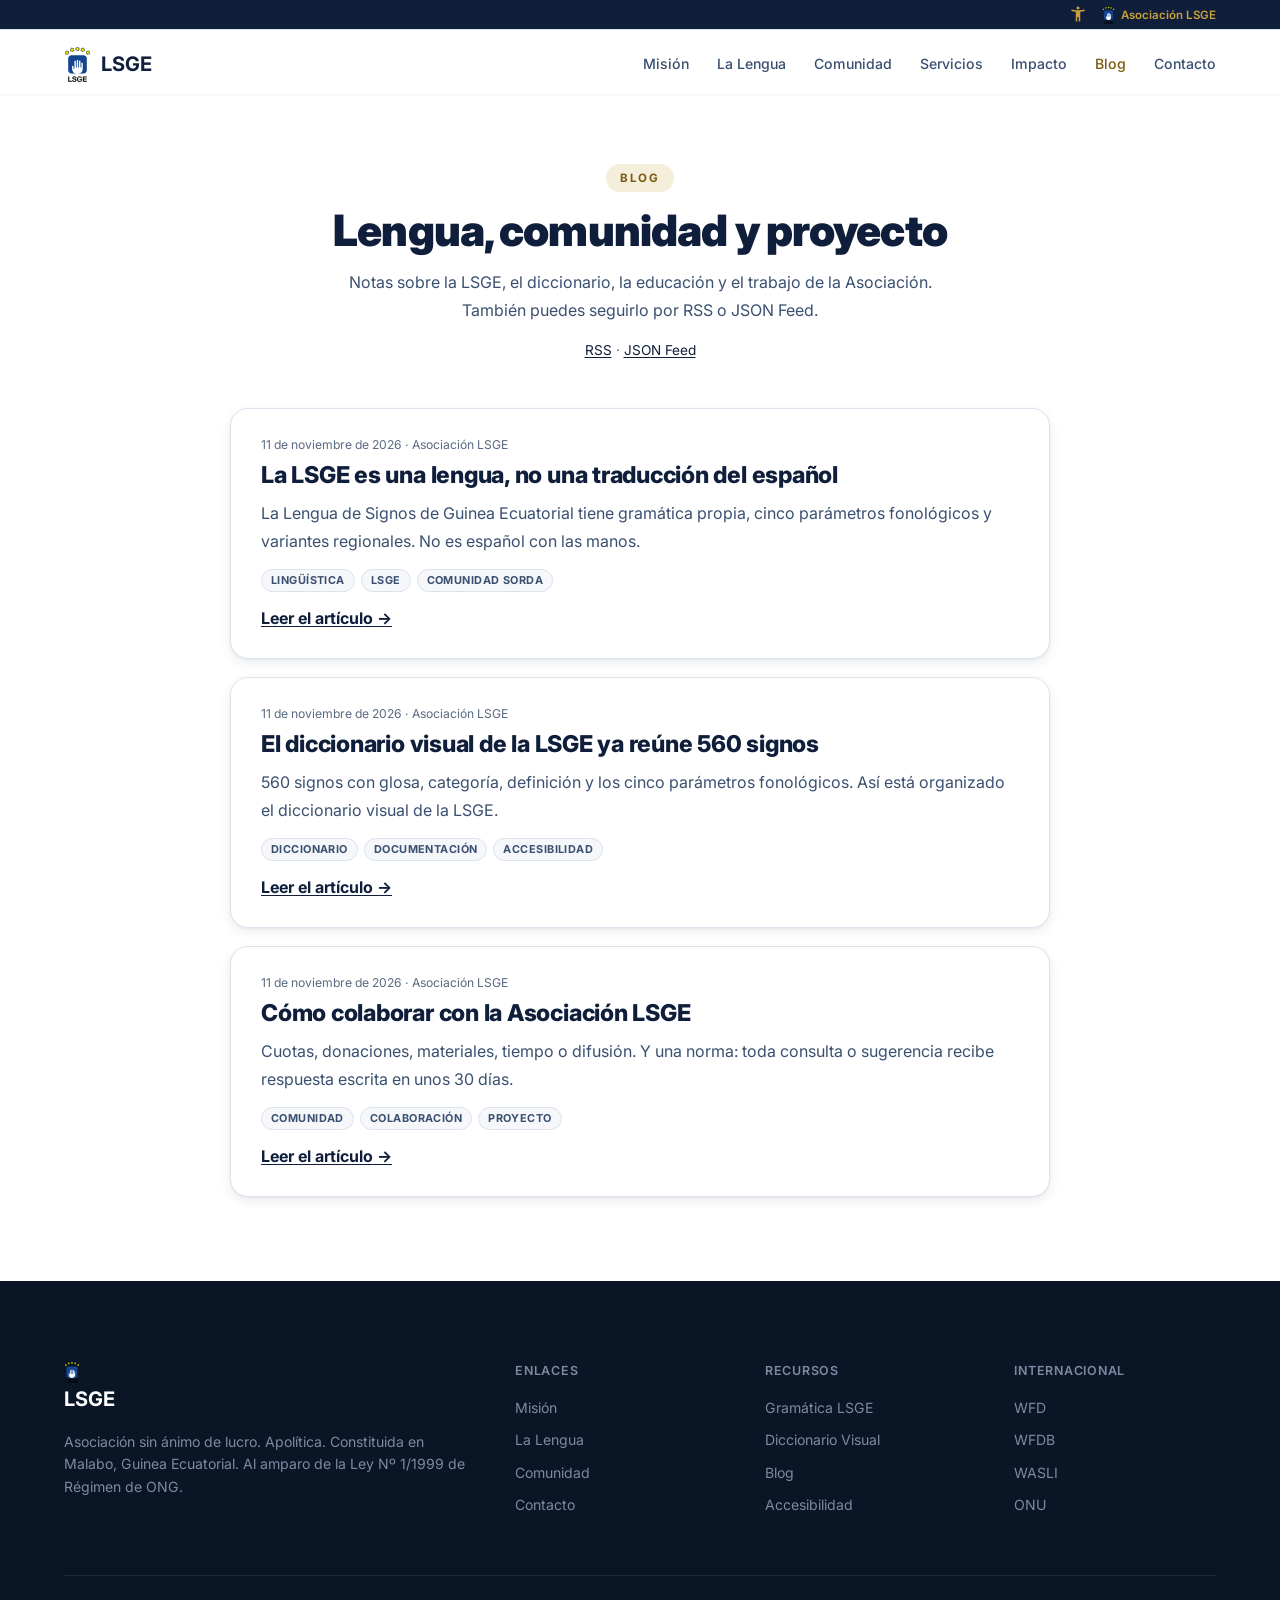
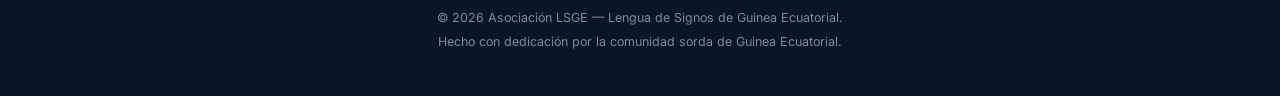
<file: blog/index.html>
<!DOCTYPE html>
<html lang="es" data-theme="light">
<head>
  <meta charset="UTF-8">
  <meta name="viewport" content="width=device-width, initial-scale=1.0">
  <title>Blog — Asociación LSGE</title>
  <meta name="description" content="Notas sobre la Lengua de Signos de Guinea Ecuatorial: lingüística, diccionario, educación y comunidad.">
  <meta name="robots" content="index, follow, max-image-preview:large">
  <meta name="author" content="Asociación LSGE">
  <link rel="canonical" href="https://info-lsge.github.io/web/blog/">
  <link rel="alternate" type="application/rss+xml" title="Blog de la Asociación LSGE" href="https://info-lsge.github.io/web/blog/rss.xml">
  <link rel="alternate" type="application/feed+json" title="Blog de la Asociación LSGE (JSON Feed)" href="https://info-lsge.github.io/web/blog/feed.json">
  <meta name="geo.region" content="GQ">
  <meta name="geo.placename" content="Malabo, Bata, Mongomo">
  <meta name="geo.position" content="3.7523;8.7742">
  <meta name="ICBM" content="3.7523, 8.7742">
  <meta property="og:site_name" content="LSGE — Lengua de Signos de Guinea Ecuatorial">
  <meta property="og:title" content="Blog">
  <meta property="og:description" content="Notas sobre la Lengua de Signos de Guinea Ecuatorial: lingüística, diccionario, educación y comunidad.">
  <meta property="og:type" content="website">
  <meta property="og:url" content="https://info-lsge.github.io/web/blog/">
  <meta property="og:locale" content="es_ES">
  <meta property="og:image" content="https://info-lsge.github.io/web/img/og-image.png">
  <meta property="og:image:width" content="1200">
  <meta property="og:image:height" content="630">
  <meta property="og:image:alt" content="Blog">
  <meta name="twitter:card" content="summary_large_image">
  <meta name="twitter:title" content="Blog">
  <meta name="twitter:description" content="Notas sobre la Lengua de Signos de Guinea Ecuatorial: lingüística, diccionario, educación y comunidad.">
  <meta name="twitter:image" content="https://info-lsge.github.io/web/img/og-image.png">
  <script type="application/ld+json">
{
  "@context": "https://schema.org",
  "@type": "Blog",
  "name": "Blog de la Asociación LSGE",
  "url": "https://info-lsge.github.io/web/blog/",
  "description": "Notas sobre la Lengua de Signos de Guinea Ecuatorial, el diccionario, la educación y el proyecto.",
  "inLanguage": "es",
  "publisher": {
    "@type": "NGO",
    "name": "Asociación LSGE — Lengua de Signos de Guinea Ecuatorial",
    "url": "https://info-lsge.github.io/web/",
    "logo": "https://info-lsge.github.io/web/img/logo-oficial.png"
  }
}
  </script>
  <link rel="icon" href="../img/favicon.svg" type="image/svg+xml">
  <link rel="alternate icon" href="../img/logo-oficial.png">
  <link rel="apple-touch-icon" href="../img/logo-oficial.png">
  <meta name="theme-color" content="#0f1e3a">
  <link rel="preconnect" href="https://fonts.googleapis.com">
  <link rel="preconnect" href="https://fonts.gstatic.com" crossorigin>
  <link href="https://fonts.googleapis.com/css2?family=Inter:wght@300;400;500;600;700;800;900&display=swap" rel="stylesheet">
  <link href="https://fonts.googleapis.com/css2?family=Material+Symbols+Outlined:opsz,wght,FILL,GRAD@20..48,300..600,0..1,0&display=swap" rel="stylesheet">
  <link rel="stylesheet" href="../css/style.css">
  <link rel="stylesheet" href="../css/subpage.css">
  <link rel="stylesheet" href="../css/lsge-media.css">
  <link rel="stylesheet" href="../css/blog.css">
  <link rel="stylesheet" href="../css/shell.css">
</head>
<body class="subpage" id="app">
  <a href="#main" class="skip-link">Saltar al contenido principal</a>

    <div class="toolbar">
    <div class="container toolbar__inner">
      <div class="toolbar__right">
        <div class="toolbar__theme"><div id="a11yMount"></div></div>
        <a href="../" class="toolbar__brand" aria-label="Asociación LSGE — inicio">
          <img src="../img/logo-oficial.svg" alt="" class="toolbar__logo" onerror="this.src='../img/logo-oficial.png'">
          <span>Asociación LSGE</span>
        </a>
      </div>
    </div>
  </div>

  <nav class="nav" id="nav" aria-label="Principal">
    <div class="nav__container">
      <a href="../" class="nav__logo" aria-label="Asociación LSGE — inicio">
        <img src="../img/logo-oficial.svg" alt="" class="nav__logo-img" onerror="this.src='../img/logo-oficial.png'">
        <span>LSGE</span>
      </a>
      <div class="nav__links" id="navLinks">
        <a href="../#mision">Misión</a>
        <a href="../#lsge">La Lengua</a>
        <a href="../#comunidad">Comunidad</a>
        <a href="../#servicios">Servicios</a>
        <a href="../#impacto">Impacto</a>
        <a href="../blog/" class="active" aria-current="page">Blog</a>
        <a href="../#contacto">Contacto</a>
      </div>
      <button class="nav__toggle" id="navToggle" type="button" aria-label="Abrir menú de navegación" aria-expanded="false" aria-controls="navLinks">
        <span></span><span></span><span></span>
      </button>
    </div>
  </nav>


  <main id="main">
    <section class="blog-hero">
      <div class="container">
        <p class="blog-hero__tag">Blog</p>
        <h1 class="blog-hero__title">Lengua, comunidad y proyecto</h1>
        <p class="blog-hero__desc">Notas sobre la LSGE, el diccionario, la educación y el trabajo de la Asociación. También puedes seguirlo por RSS o JSON Feed.</p>
        <p class="blog-hero__feeds"><a href="rss.xml">RSS</a> · <a href="feed.json">JSON Feed</a></p>
      </div>
    </section>

    <section class="blog-list-wrap">
      <div class="container">
        <div class="blog-list">
        <article class="post-card">
          <p class="post-card__meta">11 de noviembre de 2026 · Asociación LSGE</p>
          <h2 class="post-card__title"><a href="https://info-lsge.github.io/web/blog/la-lsge-es-una-lengua/">La LSGE es una lengua, no una traducción del español</a></h2>
          <p class="post-card__excerpt">La Lengua de Signos de Guinea Ecuatorial tiene gramática propia, cinco parámetros fonológicos y variantes regionales. No es español con las manos.</p>
          <p class="post-card__tags"><span class="tag">Lingüística</span><span class="tag">LSGE</span><span class="tag">Comunidad sorda</span></p>
          <a class="post-card__more" href="https://info-lsge.github.io/web/blog/la-lsge-es-una-lengua/">Leer el artículo →</a>
        </article>
        <article class="post-card">
          <p class="post-card__meta">11 de noviembre de 2026 · Asociación LSGE</p>
          <h2 class="post-card__title"><a href="https://info-lsge.github.io/web/blog/diccionario-visual-560-signos/">El diccionario visual de la LSGE ya reúne 560 signos</a></h2>
          <p class="post-card__excerpt">560 signos con glosa, categoría, definición y los cinco parámetros fonológicos. Así está organizado el diccionario visual de la LSGE.</p>
          <p class="post-card__tags"><span class="tag">Diccionario</span><span class="tag">Documentación</span><span class="tag">Accesibilidad</span></p>
          <a class="post-card__more" href="https://info-lsge.github.io/web/blog/diccionario-visual-560-signos/">Leer el artículo →</a>
        </article>
        <article class="post-card">
          <p class="post-card__meta">11 de noviembre de 2026 · Asociación LSGE</p>
          <h2 class="post-card__title"><a href="https://info-lsge.github.io/web/blog/como-colaborar-con-la-lsge/">Cómo colaborar con la Asociación LSGE</a></h2>
          <p class="post-card__excerpt">Cuotas, donaciones, materiales, tiempo o difusión. Y una norma: toda consulta o sugerencia recibe respuesta escrita en unos 30 días.</p>
          <p class="post-card__tags"><span class="tag">Comunidad</span><span class="tag">Colaboración</span><span class="tag">Proyecto</span></p>
          <a class="post-card__more" href="https://info-lsge.github.io/web/blog/como-colaborar-con-la-lsge/">Leer el artículo →</a>
        </article>
        </div>
      </div>
    </section>
  </main>

    <footer class="footer">
    <div class="container">
      <div class="footer__grid">
        <div class="footer__brand">
          <span class="footer__logo"><img src="../img/logo-oficial.svg" alt="" style="height:22px;vertical-align:middle;margin-right:6px" onerror="this.src='../img/logo-oficial.png'"> LSGE</span>
          <p>Asociación sin ánimo de lucro. Apolítica. Constituida en Malabo, Guinea Ecuatorial. Al amparo de la Ley Nº 1/1999 de Régimen de ONG.</p>
        </div>
        <div class="footer__links">
          <h4>Enlaces</h4>
          <a href="../#mision">Misión</a>
          <a href="../#lsge">La Lengua</a>
          <a href="../#comunidad">Comunidad</a>
          <a href="../#contacto">Contacto</a>
        </div>
        <div class="footer__links">
          <h4>Recursos</h4>
          <a href="../linguistica/">Gramática LSGE</a>
          <a href="../diccionario/">Diccionario Visual</a>
          <a href="../blog/">Blog</a>
          <a href="../accesibilidad/">Accesibilidad</a>
        </div>
        <div class="footer__links">
          <h4>Internacional</h4>
          <a href="https://wfdeaf.org" target="_blank" rel="noopener">WFD</a>
          <a href="https://wfdb.eu" target="_blank" rel="noopener">WFDB</a>
          <a href="https://wasli.org" target="_blank" rel="noopener">WASLI</a>
          <a href="https://www.un.org/development/desa/disabilities/" target="_blank" rel="noopener">ONU</a>
        </div>
      </div>
      <div class="footer__bottom">
        <p>&copy; 2026 Asociación LSGE — Lengua de Signos de Guinea Ecuatorial.</p>
        <p>Hecho con dedicación por la comunidad sorda de Guinea Ecuatorial.</p>
      </div>
    </div>
  </footer>


  <script src="../js/a11y-menu.js"></script>
  <script src="../js/share.js"></script>
  <script src="../js/lsge-media.js"></script>
  <script src="../js/nav-shared.js"></script>
</body>
</html>
</file>
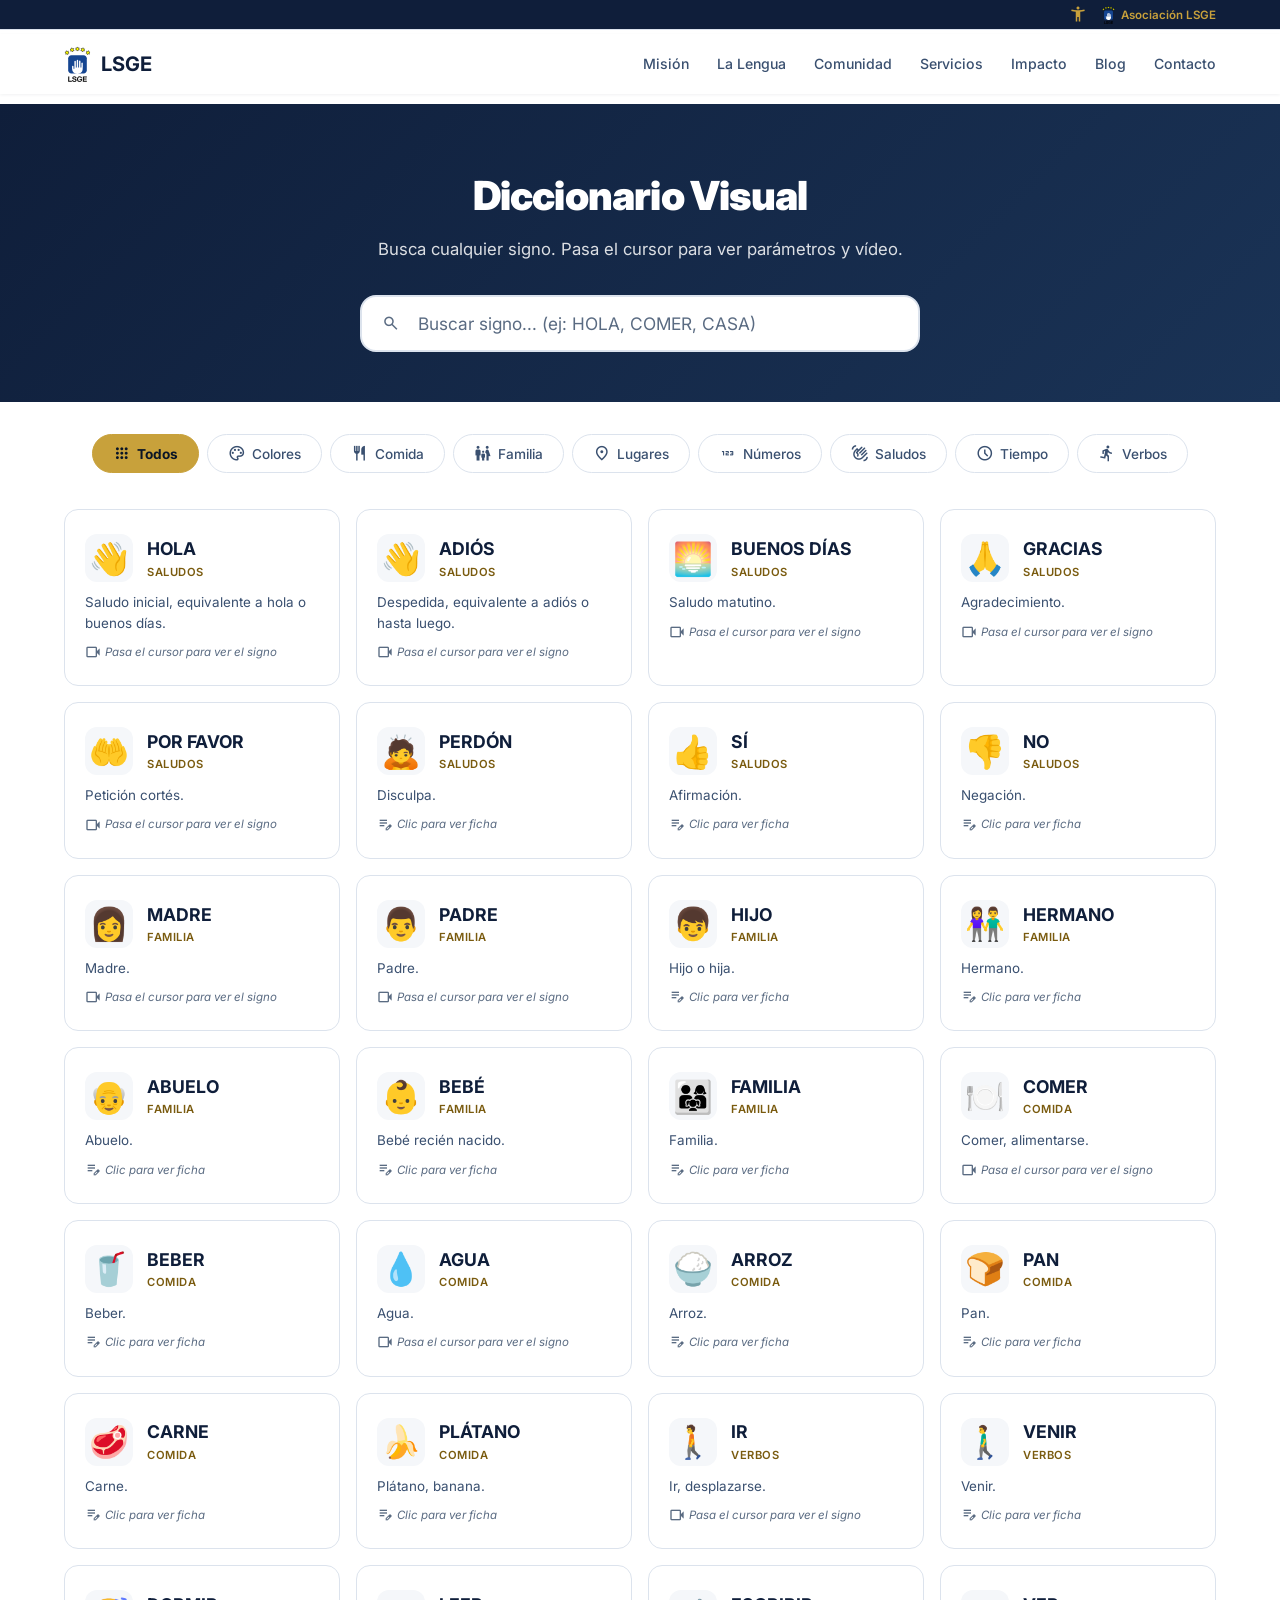
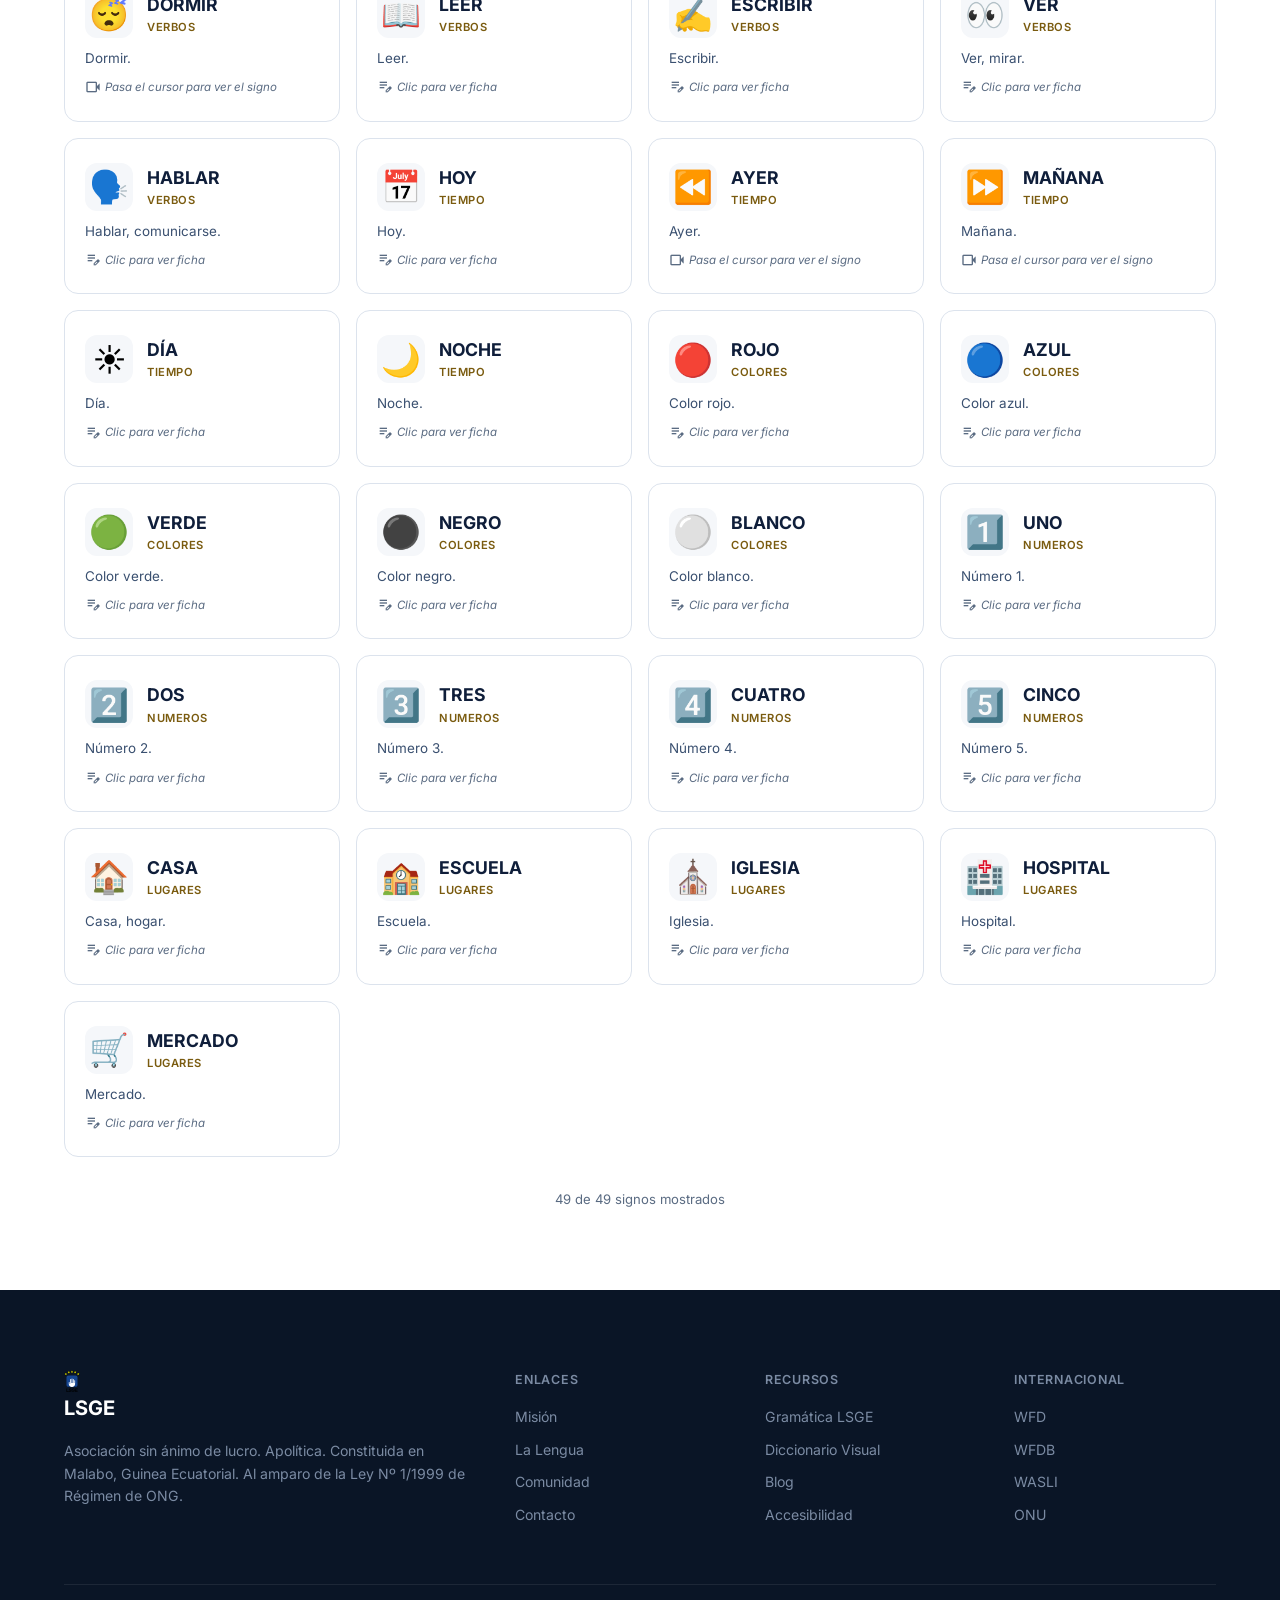
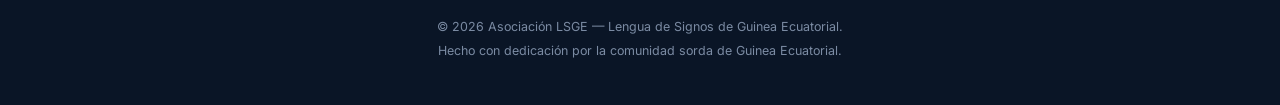
<file: diccionario/index.html>
<!DOCTYPE html>
<html lang="es" data-theme="light">
<head>
  <meta charset="UTF-8">
  <meta name="viewport" content="width=device-width, initial-scale=1.0">
  <title>Diccionario Visual LSGE — Lengua de Signos de Guinea Ecuatorial</title>
  <meta name="description" content="Diccionario visual interactivo de la LSGE. Busque entre 560 signos con parámetros fonológicos, vídeos y buscador inteligente en tiempo real.">
  <meta name="robots" content="index, follow, max-image-preview:large">
  <meta name="author" content="Asociación LSGE">
  <meta name="keywords" content="diccionario de lengua de signos, LSGE, vocabulario, lengua nativa, fang, bubi, annobón, lingüística, educación, discapacidad, sordo, sordociego, Guinea Ecuatorial, Malabo, Bata, Mongomo">
  <link rel="canonical" href="https://info-lsge.github.io/web/diccionario/">
  <link rel="alternate" type="application/rss+xml" title="Blog de la Asociación LSGE" href="https://info-lsge.github.io/web/blog/rss.xml">
  <link rel="alternate" type="application/feed+json" title="Blog de la Asociación LSGE (JSON Feed)" href="https://info-lsge.github.io/web/blog/feed.json">
  <link rel="llms" type="text/plain" href="https://info-lsge.github.io/web/llms.txt">
  <meta name="geo.region" content="GQ">
  <meta name="geo.placename" content="Malabo, Bata, Mongomo">
  <meta name="geo.position" content="3.7523;8.7742">
  <meta name="ICBM" content="3.7523, 8.7742">
  <meta property="og:site_name" content="LSGE — Lengua de Signos de Guinea Ecuatorial">
  <meta property="og:title" content="Diccionario Visual LSGE — 560 signos">
  <meta property="og:description" content="Diccionario visual interactivo de la Lengua de Signos de Guinea Ecuatorial: 560 signos con parámetros fonológicos, vídeos y buscador en tiempo real.">
  <meta property="og:type" content="website">
  <meta property="og:url" content="https://info-lsge.github.io/web/diccionario/">
  <meta property="og:locale" content="es_ES">
  <meta property="og:image" content="https://info-lsge.github.io/web/img/og-image.png">
  <meta property="og:image:width" content="1200">
  <meta property="og:image:height" content="630">
  <meta name="twitter:card" content="summary_large_image">
  <meta name="twitter:title" content="Diccionario Visual LSGE — 560 signos">
  <meta name="twitter:description" content="560 signos de la LSGE con parámetros fonológicos, vídeos y buscador en tiempo real.">
  <meta name="twitter:image" content="https://info-lsge.github.io/web/img/og-image.png">
  <script type="application/ld+json">
  {
    "@context": "https://schema.org",
    "@type": "DefinedTermSet",
    "name": "Diccionario Visual LSGE",
    "description": "Diccionario visual interactivo de la Lengua de Signos de Guinea Ecuatorial: 560 signos con glosa, categoría, parámetros fonológicos y vídeo.",
    "url": "https://info-lsge.github.io/web/diccionario/",
    "inLanguage": "es",
    "keywords": "diccionario de signos, lengua de signos, LSGE, fang, bubi, annobón, sordo, sordociego, Guinea Ecuatorial",
    "about": [
      { "@type": "Language", "name": "Lengua de Signos de Guinea Ecuatorial", "alternateName": "LSGE" },
      { "@type": "Language", "name": "Fang", "alternateName": "fan" },
      { "@type": "Language", "name": "Bubi", "alternateName": "buw" },
      { "@type": "Language", "name": "Fa d'Ambô", "alternateName": "annobonés" }
    ],
    "publisher": {
      "@type": "NGO",
      "name": "Asociación LSGE — Lengua de Signos de Guinea Ecuatorial",
      "url": "https://info-lsge.github.io/web/",
      "logo": "https://info-lsge.github.io/web/img/logo-oficial.png"
    }
  }
  </script>
  <link rel="icon" href="../img/favicon.svg" type="image/svg+xml">
  <link rel="alternate icon" href="../img/logo-oficial.png">
  <link rel="apple-touch-icon" href="../img/logo-oficial.png">
  <meta name="theme-color" content="#0f1e3a">

  <link rel="preconnect" href="https://fonts.googleapis.com">
  <link rel="preconnect" href="https://fonts.gstatic.com" crossorigin>
  <link href="https://fonts.googleapis.com/css2?family=Inter:wght@300;400;500;600;700;800;900&display=swap" rel="stylesheet">
  <link href="https://fonts.googleapis.com/css2?family=Material+Symbols+Outlined:opsz,wght,FILL,GRAD@20..48,300..600,0..1,0&display=swap" rel="stylesheet">
  <link rel="stylesheet" href="../css/style.css">
  <link rel="stylesheet" href="../css/subpage.css">
  <link rel="stylesheet" href="../css/tooltips.css">
  <link rel="stylesheet" href="../css/lsge-media.css">
  <link rel="stylesheet" href="../css/shell.css">
</head>
<body class="subpage" id="app">
  <a href="#main" class="skip-link">Saltar al contenido principal</a>

  <!-- TOP BAR -->
  <div class="toolbar">
    <div class="container toolbar__inner">
      <div class="toolbar__right">
        <div class="toolbar__theme"><div id="a11yMount"></div></div>
        <a href="../" class="toolbar__brand" aria-label="Asociación LSGE — inicio">
          <img src="../img/logo-oficial.svg" alt="" class="toolbar__logo" onerror="this.src='../img/logo-oficial.png'">
          <span>Asociación LSGE</span>
        </a>
      </div>
    </div>
  </div>

  <nav class="nav" id="nav" aria-label="Principal">
    <div class="nav__container">
      <a href="../" class="nav__logo" aria-label="Asociación LSGE — inicio">
        <img src="../img/logo-oficial.svg" alt="" class="nav__logo-img" onerror="this.src='../img/logo-oficial.png'">
        <span>LSGE</span>
      </a>
      <div class="nav__links" id="navLinks">
        <a href="../#mision">Misión</a>
        <a href="../#lsge">La Lengua</a>
        <a href="../#comunidad">Comunidad</a>
        <a href="../#servicios">Servicios</a>
        <a href="../#impacto">Impacto</a>
        <a href="../blog/">Blog</a>
        <a href="../#contacto">Contacto</a>
      </div>
      <button class="nav__toggle" id="navToggle" type="button" aria-label="Abrir menú de navegación" aria-expanded="false" aria-controls="navLinks">
        <span></span><span></span><span></span>
      </button>
    </div>
  </nav>


  <main id="main">
  <!-- SEARCH HERO -->
  <section class="search-hero" style="background:linear-gradient(135deg,var(--navy),var(--navy-light));color:#fff;padding:60px 0 50px;text-align:center">
    <div class="container" style="max-width:700px">
      <h1 style="font-size:2.5rem;font-weight:900;margin-bottom:8px;letter-spacing:-.02em">Diccionario Visual</h1>
      <p style="font-size:1.05rem;opacity:.85;margin-bottom:32px">Busca cualquier signo. Pasa el cursor para ver parámetros y vídeo.</p>

      <div class="search-box" id="searchBox">
        <label class="sr-only" for="searchInput">Buscar signo</label>
        <div class="search-box__input-wrap">
          <span class="search-box__icon material-symbols-outlined" aria-hidden="true">search</span>
          <input type="text" id="searchInput" class="search-box__input" placeholder="Buscar signo... (ej: HOLA, COMER, CASA)"
            autocomplete="off" role="combobox" aria-autocomplete="list" aria-expanded="false"
            aria-controls="suggestions" aria-describedby="searchHelp">
        </div>
        <div class="search-box__suggestions" id="suggestions" role="listbox" aria-label="Sugerencias de signos" hidden></div>
      </div>
      <p id="searchHelp" class="sr-only">Escribe una palabra y usa las flechas arriba y abajo para recorrer las sugerencias; pulsa Intro para abrir la ficha del signo.</p>

      <div class="search-stats" id="searchStats" role="status" aria-live="polite" style="margin-top:16px;font-size:.82rem;opacity:.7;display:none">
        <span id="statsText"></span>
      </div>
    </div>
  </section>

  <!-- FILTERS + RESULTS -->
  <section style="background:var(--bg);padding:32px 0 80px">
    <div class="container">

      <!-- CATEGORIES -->
      <div style="display:flex;flex-wrap:wrap;gap:8px;justify-content:center;margin-bottom:36px" id="categoryFilters" role="group" aria-label="Filtrar por categoría"></div>

      <!-- EMPTY STATE -->
      <div class="empty-state" id="emptyState" style="display:none;text-align:center;padding:60px 20px">
        <div style="font-size:4rem;margin-bottom:16px;color:var(--text-muted)"><span class="material-symbols-outlined" aria-hidden="true" style="font-size:inherit">search_off</span></div>
        <h3 style="font-size:1.3rem;font-weight:700;color:var(--text);margin-bottom:8px">No se encontraron signos</h3>
        <p style="color:var(--text-secondary);margin-bottom:16px">Prueba con otra palabra o categoría.</p>
        <button class="cat-btn" onclick="LsgeDict.reset()">Mostrar todos los signos</button>
      </div>

      <!-- GRID -->
      <div class="signos-grid" id="signosGrid"></div>
      <p id="resultCount" role="status" aria-live="polite" style="text-align:center;margin-top:32px;font-size:.82rem;color:var(--text-muted)"></p>
    </div>
  </section>
  </main>

  <!-- TOOLTIP (video popup) -->
  <div class="tltp" id="tltp" inert>
    <div class="tltp__vid" id="tltpVid">
      <video loop muted playsinline id="tltpVideo" style="width:100%;height:100%;object-fit:cover;border-radius:12px">
        <source src="" type="video/mp4">
      </video>
      <div class="tltp__placeholder" id="tltpPlaceholder">🤟</div>
    </div>
    <div class="tltp__info">
      <strong class="tltp__glosa" id="tltpGlosa"></strong>
      <span class="tltp__params" id="tltpParams"></span>
      <button class="tltp__detail-btn" id="tltpDetailBtn" tabindex="-1" onclick="LsgeDict.openDetail()"><span class="material-symbols-outlined" aria-hidden="true" style="font-size:1em;vertical-align:-2px">assignment</span> Ver ficha completa</button>
    </div>
  </div>

  <!-- MODAL de detalle -->
  <div class="modal-overlay" id="modalOverlay" onclick="if(event.target===this)LsgeDict.closeDetail()" role="dialog" aria-modal="true" aria-labelledby="modalGlosa">
    <div class="modal" id="modal">
      <button class="modal__close" onclick="LsgeDict.closeDetail()" aria-label="Cerrar ficha"><span class="material-symbols-outlined" aria-hidden="true">close</span></button>
      <div class="modal__vid" id="modalVid">
        <video loop muted playsinline id="modalVideo" style="width:100%;max-height:320px;object-fit:cover;border-radius:12px">
          <source src="" type="video/mp4">
        </video>
        <div class="tltp__placeholder" id="modalPlaceholder" style="height:240px">🤟</div>
      </div>
      <h2 class="modal__glosa" id="modalGlosa"></h2>
      <span class="modal__cat"></span>
      <table class="modal__params">
        <tr><td>Configuración (CM)</td><td id="modalCM"></td></tr>
        <tr><td>Localización (LOC)</td><td id="modalLOC"></td></tr>
        <tr><td>Movimiento (MOV)</td><td id="modalMOV"></td></tr>
        <tr><td>Orientación (OP)</td><td id="modalOP"></td></tr>
        <tr><td>CNM</td><td id="modalCNM"></td></tr>
        <tr><td>Definición</td><td id="modalDef"></td></tr>
      </table>
    </div>
  </div>

  <!-- FOOTER -->
  <footer class="footer">
    <div class="container">
      <div class="footer__grid">
        <div class="footer__brand">
          <span class="footer__logo"><img src="../img/logo-oficial.svg" alt="" style="height:22px;vertical-align:middle;margin-right:6px" onerror="this.src='../img/logo-oficial.png'"> LSGE</span>
          <p>Asociación sin ánimo de lucro. Apolítica. Constituida en Malabo, Guinea Ecuatorial. Al amparo de la Ley Nº 1/1999 de Régimen de ONG.</p>
        </div>
        <div class="footer__links">
          <h4>Enlaces</h4>
          <a href="../#mision">Misión</a>
          <a href="../#lsge">La Lengua</a>
          <a href="../#comunidad">Comunidad</a>
          <a href="../#contacto">Contacto</a>
        </div>
        <div class="footer__links">
          <h4>Recursos</h4>
          <a href="../linguistica/">Gramática LSGE</a>
          <a href="../diccionario/">Diccionario Visual</a>
          <a href="../blog/">Blog</a>
          <a href="../accesibilidad/">Accesibilidad</a>
        </div>
        <div class="footer__links">
          <h4>Internacional</h4>
          <a href="https://wfdeaf.org" target="_blank" rel="noopener">WFD</a>
          <a href="https://wfdb.eu" target="_blank" rel="noopener">WFDB</a>
          <a href="https://wasli.org" target="_blank" rel="noopener">WASLI</a>
          <a href="https://www.un.org/development/desa/disabilities/" target="_blank" rel="noopener">ONU</a>
        </div>
      </div>
      <div class="footer__bottom">
        <p>&copy; 2026 Asociación LSGE — Lengua de Signos de Guinea Ecuatorial.</p>
        <p>Hecho con dedicación por la comunidad sorda de Guinea Ecuatorial.</p>
      </div>
    </div>
  </footer>


  <script src="diccionario_data.js"></script>
  <script src="../js/tooltips.js"></script>
  <script src="../js/a11y-menu.js"></script>
  <script src="../js/lsge-media.js"></script>
  <script src="../js/nav-shared.js"></script>
</body>
</html>
</file>
<file: css/style.css>
/* === RESET & BASE === */
*,*::before,*::after{box-sizing:border-box;margin:0;padding:0}
html{scroll-behavior:smooth;font-size:16px;-webkit-font-smoothing:antialiased}
body{font-family:'Inter',-apple-system,BlinkMacSystemFont,'Segoe UI',Roboto,sans-serif;line-height:1.6;overflow-x:hidden;transition:background .3s,color .3s}
img{max-width:100%;display:block}
a{text-decoration:none;color:inherit}
:root{--gold-text:#7a5b0f}

/* === GOOGLE MATERIAL SYMBOLS (icon font) === */
.material-symbols-outlined{
  font-family:'Material Symbols Outlined';
  font-weight:normal;font-style:normal;
  display:inline-block;line-height:1;
  white-space:nowrap;word-wrap:normal;direction:ltr;
  -webkit-font-smoothing:antialiased;
  vertical-align:middle;
  font-variation-settings:'FILL' 0,'wght' 400,'GRAD' 0,'opsz' 24;
}

.sr-only{position:absolute;width:1px;height:1px;padding:0;margin:-1px;overflow:hidden;clip:rect(0,0,0,0);white-space:nowrap;border:0}

/* === ACCESSIBILITY: SKIP LINK & FOCUS === */
.skip-link{position:fixed;top:-100px;left:16px;z-index:2000;background:var(--navy);color:#fff;padding:12px 20px;border-radius:8px;font-weight:600;font-size:.9rem;transition:top .2s}
.skip-link:focus{top:16px}
:focus-visible{outline:2px solid var(--gold);outline-offset:2px}

@media (prefers-reduced-motion:reduce){
  *,*::before,*::after{animation-duration:.001ms!important;animation-iteration-count:1!important;transition-duration:.001ms!important;scroll-behavior:auto!important}
}

/* === THEMES === */
[data-theme="light"]{
  --bg:#fff;--bg-alt:#f5f7fa;--bg-card:#fff;--bg-elevated:#fff;
  --text:#0f1e3a;--text-secondary:#3a5070;--text-muted:#5a6b82;
  --border:#dce3ed;--border-hover:#1a3356;
  --navy:#0f1e3a;--navy-light:#1a3356;--navy-dark:#0a1526;
  --gold:#c8a13b;--gold-light:#f5eeda;--gold-bright:#dab655;
  --blue:#0f1e3a;--blue-light:#e8edf4;--blue-dark:#0a1526;
  --teal:#1a3d54;--teal-light:#e3ebf2;
  --indigo:#162744;--indigo-light:#e9edf3;
  --nav-bg:rgba(255,255,255,.94);--nav-shadow:0 1px 3px rgba(15,30,58,.06);
  --hero-bg:linear-gradient(135deg,#f5f7fa 0%,#e8edf4 50%,#f5eeda 100%);
  --card-shadow:0 1px 2px rgba(15,30,58,.05),0 4px 12px rgba(15,30,58,.08);
  --card-shadow-lg:0 4px 6px rgba(15,30,58,.04),0 12px 32px rgba(15,30,58,.1);
  --input-bg:#fff;--input-border:#dce3ed;
  --toolbar-bg:#0f1e3a;--toolbar-text:#c8a13b;
  --footer-bg:#0a1526;--footer-text:#fff;--footer-muted:#7b8ba3;
  --impact-bg:linear-gradient(135deg,#0f1e3a 0%,#162744 100%);
  --tab-bg:#e8edf4;--tab-active:#0f1e3a;--tab-text:#3a5070;
}

[data-theme="dark"]{
  --bg:#0d1117;--bg-alt:#161b22;--bg-card:#21262d;--bg-elevated:#30363d;
  --text:#e6edf3;--text-secondary:#8b949e;--text-muted:#9aa4b2;--gold-text:#dab655;
  --border:#30363d;--border-hover:#58a6ff;
  --blue:#58a6ff;--blue-light:rgba(88,166,255,.12);--blue-dark:#1f6feb;
  --teal:#3fb950;--teal-light:rgba(63,185,80,.12);
  --indigo:#a5d6ff;--indigo-light:rgba(165,214,255,.12);
  --nav-bg:rgba(13,17,23,.92);--nav-shadow:0 1px 3px rgba(0,0,0,.3);
  --hero-bg:linear-gradient(135deg,#0d1117 0%,#161b22 50%,#1a2332 100%);
  --card-shadow:0 1px 2px rgba(0,0,0,.2),0 4px 12px rgba(0,0,0,.3);
  --card-shadow-lg:0 4px 6px rgba(0,0,0,.3),0 12px 32px rgba(0,0,0,.4);
  --input-bg:#0d1117;--input-border:#30363d;
  --toolbar-bg:#161b22;--toolbar-text:#8b949e;
  --footer-bg:#0d1117;--footer-text:#e6edf3;--footer-muted:#484f58;
  --impact-bg:linear-gradient(135deg,#1f6feb 0%,#1a2332 100%);
  --tab-bg:#21262d;--tab-active:#58a6ff;--tab-text:#8b949e;
}

[data-theme="blue"]{
  --bg:#f0f6ff;--bg-alt:#e3edf9;--bg-card:#fff;--bg-elevated:#fff;
  --text:#0a2a4a;--text-secondary:#2d5a8e;--text-muted:#3f6087;
  --border:#c5d8ed;--border-hover:#0a67c7;
  --blue:#0a67c7;--blue-light:#dceeff;--blue-dark:#084a91;
  --teal:#06706a;--teal-light:#daf5f3;
  --indigo:#1e40af;--indigo-light:#e0e7ff;
  --nav-bg:rgba(240,246,255,.94);--nav-shadow:0 1px 3px rgba(10,42,74,.08);
  --hero-bg:linear-gradient(135deg,#f0f6ff 0%,#dceeff 50%,#daf5f3 100%);
  --card-shadow:0 1px 2px rgba(10,42,74,.06),0 4px 12px rgba(10,42,74,.1);
  --card-shadow-lg:0 4px 6px rgba(10,42,74,.05),0 12px 32px rgba(10,42,74,.12);
  --input-bg:#fff;--input-border:#c5d8ed;
  --toolbar-bg:#e3edf9;--toolbar-text:#2d5a8e;
  --footer-bg:#0a2a4a;--footer-text:#fff;--footer-muted:#6b8db5;
  --impact-bg:linear-gradient(135deg,#0a67c7 0%,#1e40af 100%);
  --tab-bg:#e3edf9;--tab-active:#0a67c7;--tab-text:#2d5a8e;
}

[data-theme="custom"]{
  --bg:var(--custom-bg,#fff);--text:var(--custom-text,#0f1e3a);
  --bg-alt:color-mix(in srgb,var(--bg) 92%,var(--text) 8%);
  --bg-card:color-mix(in srgb,var(--bg) 97%,var(--text) 3%);--bg-elevated:var(--bg-card);
  --text-secondary:color-mix(in srgb,var(--text) 78%,var(--bg) 22%);
  --text-muted:color-mix(in srgb,var(--text) 55%,var(--bg) 45%);
  --border:color-mix(in srgb,var(--bg) 80%,var(--text) 20%);--border-hover:var(--text);
  --navy:var(--text);--navy-light:color-mix(in srgb,var(--text) 85%,var(--bg) 15%);--navy-dark:var(--text);
  --gold:#c8a13b;--gold-light:color-mix(in srgb,var(--gold) 25%,var(--bg) 75%);--gold-bright:#dab655;
  --blue:var(--text);--blue-light:color-mix(in srgb,var(--bg) 88%,var(--text) 12%);--blue-dark:var(--text);
  --teal:var(--text);--teal-light:color-mix(in srgb,var(--bg) 88%,var(--text) 12%);
  --indigo:var(--text);--indigo-light:color-mix(in srgb,var(--bg) 88%,var(--text) 12%);
  --nav-bg:color-mix(in srgb,var(--bg) 94%,transparent);--nav-shadow:0 1px 3px rgba(0,0,0,.1);
  --hero-bg:var(--bg-alt);
  --card-shadow:0 1px 2px rgba(0,0,0,.08),0 4px 12px rgba(0,0,0,.1);
  --card-shadow-lg:0 4px 6px rgba(0,0,0,.08),0 12px 32px rgba(0,0,0,.14);
  --input-bg:var(--bg);--input-border:var(--border);
  --toolbar-bg:var(--bg-alt);--toolbar-text:var(--text);
  --footer-bg:color-mix(in srgb,var(--text) 92%,var(--bg) 8%);--footer-text:var(--bg);--footer-muted:color-mix(in srgb,var(--bg) 55%,var(--text) 45%);
  --impact-bg:var(--navy-light);
  --tab-bg:var(--bg-alt);--tab-active:var(--text);--tab-text:var(--text-secondary);
}

[data-theme="gray"]{
  --bg:#f5f5f5;--bg-alt:#eee;--bg-card:#fff;--bg-elevated:#fff;
  --text:#262626;--text-secondary:#595959;--text-muted:#5f5f5f;
  --border:#d9d9d9;--border-hover:#434343;
  --blue:#434343;--blue-light:#e8e8e8;--blue-dark:#262626;
  --teal:#595959;--teal-light:#e8e8e8;
  --indigo:#434343;--indigo-light:#eee;
  --nav-bg:rgba(245,245,245,.94);--nav-shadow:0 1px 3px rgba(0,0,0,.04);
  --hero-bg:linear-gradient(135deg,#f5f5f5 0%,#eee 50%,#e8e8e8 100%);
  --card-shadow:0 1px 2px rgba(0,0,0,.04),0 4px 12px rgba(0,0,0,.06);
  --card-shadow-lg:0 4px 6px rgba(0,0,0,.03),0 12px 32px rgba(0,0,0,.08);
  --input-bg:#fff;--input-border:#d9d9d9;
  --toolbar-bg:#eee;--toolbar-text:#595959;
  --footer-bg:#262626;--footer-text:#fff;--footer-muted:#999;
  --impact-bg:linear-gradient(135deg,#434343 0%,#262626 100%);
  --tab-bg:#eee;--tab-active:#434343;--tab-text:#595959;
}

/* === TOOLBAR === */
.toolbar{background:var(--toolbar-bg);backdrop-filter:blur(10px);-webkit-backdrop-filter:blur(10px);border-bottom:1px solid var(--border);font-size:.8rem;position:fixed;top:0;left:0;right:0;z-index:1001;transition:background .3s}
.toolbar__inner{display:flex;justify-content:space-between;align-items:center;padding:6px 24px}
.toolbar__right{display:flex;align-items:center;gap:10px}
.toolbar__brand{display:flex;align-items:center;gap:6px;font-size:.72rem;font-weight:600;color:var(--gold);text-decoration:none}
.toolbar__logo{height:18px;width:auto}
.toolbar__lang,.toolbar__theme{display:flex;gap:2px}
.lang-btn{background:none;border:1px solid transparent;padding:5px 10px;border-radius:6px;cursor:pointer;font-size:.75rem;font-weight:600;color:var(--toolbar-text);transition:all .2s;font-family:'Inter',sans-serif}
.lang-btn:hover{background:var(--bg-card);border-color:var(--border)}
.lang-btn.active{background:var(--blue);color:#fff;border-color:var(--blue)}

/* === ACCESSIBILITY WIDGET (baja visión, ceguera, lectura) === */
.a11y-widget{position:relative;display:inline-flex}
.a11y-toggle{display:flex;align-items:center;justify-content:center;width:28px;height:28px;background:none;border:1px solid transparent;border-radius:6px;color:var(--toolbar-text);cursor:pointer;transition:all .2s}
.a11y-toggle .material-symbols-outlined{font-size:18px}
.a11y-toggle:hover,.a11y-toggle[aria-expanded="true"]{background:var(--bg-card);border-color:var(--border)}
.a11y-panel{position:absolute;top:calc(100% + 8px);right:0;width:290px;max-height:min(78vh,640px);overflow-y:auto;background:var(--bg-card);border:1px solid var(--border);border-radius:14px;box-shadow:0 12px 40px rgba(0,0,0,.28);padding:18px;z-index:1300;display:flex;flex-direction:column;gap:14px}
.a11y-panel[hidden]{display:none}
.a11y-panel__head{display:flex;align-items:center;justify-content:space-between}
.a11y-panel__title{font-size:.95rem;font-weight:800;color:var(--text);letter-spacing:-.01em}
.a11y-panel__close{display:flex;align-items:center;justify-content:center;width:28px;height:28px;background:none;border:1px solid var(--border);border-radius:8px;color:var(--text-secondary);cursor:pointer}
.a11y-panel__close:hover{color:var(--gold);border-color:var(--gold)}
.a11y-panel__close .material-symbols-outlined{font-size:16px}
.a11y-panel__hint{font-size:.72rem;line-height:1.45;color:var(--text-muted);margin-top:-6px}
.a11y-group{border:0;border-top:1px solid var(--border);padding-top:12px;display:flex;flex-direction:column;gap:9px}
.a11y-group legend{font-size:.7rem;font-weight:700;letter-spacing:.08em;text-transform:uppercase;color:var(--text-muted);padding:0 4px}
.a11y-range{display:flex;justify-content:space-between;align-items:baseline;font-size:.78rem;font-weight:600;color:var(--text);cursor:pointer}
.a11y-range output{font-variant-numeric:tabular-nums;color:var(--gold)}
.a11y-panel input[type="range"]{width:100%;accent-color:var(--gold);cursor:pointer}
.a11y-switch{display:flex;align-items:center;gap:9px;font-size:.79rem;color:var(--text);cursor:pointer;line-height:1.35}
.a11y-switch input{width:17px;height:17px;accent-color:var(--gold);flex:0 0 auto;cursor:pointer}
.a11y-btn{display:inline-flex;align-items:center;justify-content:center;gap:6px;width:100%;padding:8px 10px;background:var(--bg);border:1px solid var(--border);border-radius:9px;font-size:.78rem;font-weight:600;color:var(--text);cursor:pointer;font-family:inherit;transition:all .2s}
.a11y-btn:hover{border-color:var(--gold);color:var(--gold)}
.a11y-btn[aria-pressed="true"]{background:var(--gold);border-color:var(--gold);color:#1a1300}
.a11y-btn--primary{background:var(--blue);border-color:var(--blue);color:#fff}
.a11y-btn--primary:hover{background:var(--blue-dark,#0b2f5c);color:#fff}
.a11y-btn .material-symbols-outlined{font-size:17px}
.a11y-colors{display:grid;grid-template-columns:1fr auto;align-items:center;gap:8px 10px;font-size:.78rem;color:var(--text)}
.a11y-colors input[type="color"]{width:52px;height:32px;border:1px solid var(--border);border-radius:8px;padding:2px;cursor:pointer;background:var(--bg)}
.a11y-panel__reset{display:inline-flex;align-items:center;justify-content:center;gap:6px;background:none;border:1px solid var(--border);border-radius:100px;padding:7px 16px;font-size:.78rem;font-weight:600;color:var(--text-secondary);cursor:pointer;font-family:inherit;transition:all .2s}
.a11y-panel__reset:hover{border-color:var(--gold);color:var(--gold)}
.a11y-panel__reset .material-symbols-outlined{font-size:16px}
.a11y-panel__link{font-size:.75rem;font-weight:600;color:var(--blue);text-align:center;text-decoration:underline}

/* === MODOS DE ACCESIBILIDAD === */
/* Alto contraste: negro puro sobre blanco puro, sin degradados ni sombras */
html.a11y-contrast{
  --bg:#000!important;--bg-alt:#000!important;--bg-card:#000!important;--bg-elevated:#000!important;
  --text:#fff!important;--text-secondary:#fff!important;--text-muted:#f2f2f2!important;
  --border:#fff!important;--border-hover:#ffd700!important;
  --navy:#000!important;--navy-light:#000!important;--navy-dark:#000!important;
  --blue:#000!important;--blue-light:#000!important;--blue-dark:#000!important;
  --teal:#000!important;--teal-light:#000!important;
  --gold:#ffd700!important;--gold-light:#000!important;--gold-bright:#ffd700!important;
  --indigo:#000!important;--indigo-light:#000!important;
  --hero-bg:#000!important;--impact-bg:#000!important;
  --nav-bg:#000!important;--toolbar-bg:#000!important;--toolbar-text:#fff!important;
  --footer-bg:#000!important;--footer-text:#fff!important;--footer-muted:#fff!important;
  --input-bg:#000!important;--input-border:#fff!important;
  --tab-bg:#000!important;--tab-active:#ffd700!important;--tab-text:#fff!important;
}
html.a11y-contrast body,
html.a11y-contrast section,
html.a11y-contrast header,
html.a11y-contrast footer,
html.a11y-contrast nav,
html.a11y-contrast .hero,
html.a11y-contrast .hero__bg{background-image:none!important}
html.a11y-contrast *,
html.a11y-contrast *::before,
html.a11y-contrast *::after{text-shadow:none!important;box-shadow:none!important;backdrop-filter:none!important}
html.a11y-contrast a{color:#ffd700!important;text-decoration:underline!important}
html.a11y-contrast .lang-btn.active,
html.a11y-contrast .cat-btn.active,
html.a11y-contrast .a11y-btn--primary{background:#ffd700!important;color:#000!important;border-color:#ffd700!important}
html.a11y-contrast img[alt=""],
html.a11y-contrast .hero__dot{display:none!important}

/* Inversión de colores (respeta imágenes y vídeo) */
html.a11y-invert{filter:invert(1) hue-rotate(180deg)}
html.a11y-invert img,
html.a11y-invert video,
html.a11y-invert .a11y-toggle .material-symbols-outlined{filter:invert(1) hue-rotate(180deg)}

/* Espaciado ampliado para dislexia y baja visión */
html.a11y-readable body{letter-spacing:.045em;word-spacing:.16em;line-height:1.95}
html.a11y-readable p,
html.a11y-readable li,
html.a11y-readable .signo-card__def{line-height:2!important}

/* Enlaces siempre subrayados */
html.a11y-links a{text-decoration:underline!important;text-underline-offset:2px}

/* Cursor grande de alto contraste */
html.a11y-bigcursor,
html.a11y-bigcursor *{cursor:url("data:image/svg+xml;utf8,<svg xmlns='http://www.w3.org/2000/svg' width='48' height='48' viewBox='0 0 48 48'><path d='M9 4 L9 39 L18 30 L25 46 L32 43 L25 27 L38 27 Z' fill='%23000' stroke='%23fff' stroke-width='2.5' stroke-linejoin='round'/></svg>") 9 4, auto!important}

/* Guía de lectura */
.a11y-reading-guide{position:fixed;left:0;right:0;top:0;height:60px;background:rgba(255,215,0,.22);border-top:2px solid rgba(255,215,0,.85);border-bottom:2px solid rgba(255,215,0,.85);pointer-events:none;z-index:9999;display:none}
html.a11y-guide .a11y-reading-guide{display:block}

/* === NAV === */
.nav{position:fixed;top:34px;left:0;right:0;z-index:1000;transition:all .3s;padding:12px 0}
.nav.scrolled{background:var(--nav-bg);backdrop-filter:blur(12px);-webkit-backdrop-filter:blur(12px);box-shadow:var(--nav-shadow)}
.nav__container{max-width:1200px;margin:0 auto;padding:0 24px;display:flex;align-items:center;justify-content:space-between}
.nav__logo{display:flex;align-items:center;gap:10px;font-size:1.25rem;font-weight:700;color:var(--text)}
.nav__logo-img{height:36px;width:auto}
.nav__logo-icon{font-size:1.5rem}
.nav__links{display:flex;gap:28px}
.nav__links a{font-size:.88rem;font-weight:500;color:var(--text-secondary);transition:color .2s;position:relative}
.nav__links a::after{content:'';position:absolute;bottom:-4px;left:0;width:0;height:2px;background:var(--gold);transition:width .2s;border-radius:1px}
.nav__links a:hover{color:var(--gold)}
.nav__links a:hover::after{width:100%}
.nav__toggle{display:none;flex-direction:column;gap:5px;background:none;border:none;cursor:pointer;padding:4px}
.nav__toggle span{display:block;width:24px;height:2px;background:var(--text);border-radius:1px;transition:all .3s}

/* === HERO === */
.hero{min-height:100vh;display:flex;align-items:center;position:relative;overflow:hidden;background:var(--hero-bg);padding-top:80px;transition:background .5s}
.hero__bg{position:absolute;inset:0;pointer-events:none}
.hero__dot{position:absolute;border-radius:50%;opacity:.12}
.hero__dot--1{width:500px;height:500px;background:var(--navy);top:-150px;right:-100px;animation:float 10s ease-in-out infinite}
.hero__dot--2{width:300px;height:300px;background:linear-gradient(135deg,var(--gold),var(--gold-bright));bottom:100px;left:-80px;opacity:.08;animation:float 14s ease-in-out infinite}
.hero__dot--3{width:180px;height:180px;background:var(--navy);top:35%;right:10%;animation:float 12s ease-in-out infinite .5s}
.hero__dot--4{width:120px;height:120px;background:var(--gold);bottom:20%;left:35%;opacity:.1;animation:float 8s ease-in-out infinite 1s}
.hero__dot--5{width:70px;height:70px;background:var(--navy-light);top:25%;left:15%;animation:float 9s ease-in-out infinite 1.5s}
@keyframes float{0%,100%{transform:translateY(0) rotate(0)}33%{transform:translateY(-25px) rotate(3deg)}66%{transform:translateY(12px) rotate(-2deg)}}
.hero__content{position:relative;z-index:1;max-width:1200px;margin:0 auto;padding:0 24px;width:100%}
.hero__kicker{font-size:.82rem;font-weight:600;text-transform:uppercase;letter-spacing:.1em;color:var(--gold);margin-bottom:20px}
.hero__title{font-size:clamp(2.5rem,6vw,4.5rem);font-weight:900;line-height:1.05;letter-spacing:-.03em;color:var(--text);margin-bottom:24px;transition:color .3s}
.hero__subtitle{font-size:1.2rem;color:var(--text-secondary);max-width:600px;line-height:1.6;margin-bottom:40px;transition:color .3s}
.hero__actions{display:flex;gap:16px;flex-wrap:wrap}
.hero__scroll{position:absolute;bottom:40px;left:50%;transform:translateX(-50%);animation:bounce 2s infinite}
.hero__scroll span{display:block;width:24px;height:24px;border-right:2px solid var(--text-muted);border-bottom:2px solid var(--text-muted);transform:rotate(45deg)}
@keyframes bounce{0%,100%{transform:translateX(-50%) translateY(0)}50%{transform:translateX(-50%) translateY(8px)}}

/* === BUTTONS === */
.btn{display:inline-flex;align-items:center;gap:8px;padding:14px 32px;border-radius:100px;font-size:.9rem;font-weight:600;transition:all .25s cubic-bezier(.4,0,.2,1);cursor:pointer;border:none}
.btn--primary{background:var(--gold);color:var(--navy-dark);font-weight:700}
.btn--primary:hover{background:var(--gold-bright);box-shadow:0 4px 16px rgba(200,161,59,.4);transform:translateY(-1px)}
.btn--outline{border:2px solid var(--gold);color:var(--navy-dark);background:transparent;font-weight:600}
.btn--outline:hover{border-color:var(--gold-bright);color:var(--navy-dark);background:var(--gold-light)}
.btn--full{width:100%;justify-content:center}
.btn--video{background:transparent;color:var(--text);border:1px solid var(--border);font-family:inherit}
.btn--video:hover{border-color:var(--gold);color:var(--gold);background:var(--gold-light)}
.btn--video .material-symbols-outlined{font-size:1.2rem}

.nav__video-btn{display:inline-flex;align-items:center;gap:6px;background:none;border:none;font-family:inherit;font-size:.88rem;font-weight:500;color:var(--text-secondary);cursor:pointer;padding:0;transition:color .2s}
.nav__video-btn:hover{color:var(--gold)}
.nav__video-btn .material-symbols-outlined{font-size:1.15rem}

.form__status{font-size:.85rem;font-weight:600;color:var(--gold);min-height:1.2em}

/* === SECTIONS === */
.container{max-width:1200px;margin:0 auto;padding:0 24px}
.section-header{text-align:center;margin-bottom:64px}
.section-header__tag{display:inline-block;font-size:.78rem;font-weight:600;text-transform:uppercase;letter-spacing:.08em;color:var(--gold-text);background:var(--gold-light);padding:6px 16px;border-radius:100px;margin-bottom:16px}
.section-header__title{font-size:2.5rem;font-weight:800;line-height:1.2;letter-spacing:-.02em;color:var(--text);margin-bottom:16px;transition:color .3s}
.section-header__desc{font-size:1.05rem;color:var(--text-secondary);max-width:680px;margin:0 auto;line-height:1.7;transition:color .3s}

/* === PORTALES === */
.portales{padding:0 0 120px;background:var(--bg);transition:background .3s;margin-top:-60px;position:relative;z-index:2}
.portales__grid{display:grid;grid-template-columns:1fr 1fr;gap:24px}
.portal{display:block;border-radius:18px;overflow:hidden;transition:all .35s cubic-bezier(.4,0,.2,1);position:relative}
.portal__inner{display:flex;align-items:flex-start;gap:24px;padding:36px 32px}
.portal--ling{background:linear-gradient(135deg,var(--navy),var(--navy-light));color:#fff}
.portal--dic{background:linear-gradient(135deg,var(--gold),var(--gold-bright));color:var(--navy-dark)}
.portal:hover{transform:translateY(-4px);box-shadow:var(--card-shadow-lg)}
.portal__icon{font-size:3rem;flex-shrink:0;width:72px;height:72px;display:flex;align-items:center;justify-content:center;background:rgba(255,255,255,.12);border-radius:16px}
.portal--dic .portal__icon{background:rgba(15,30,58,.08)}
.portal__content{flex:1}
.portal__tag{display:inline-block;font-size:.72rem;font-weight:600;text-transform:uppercase;letter-spacing:.08em;background:rgba(255,255,255,.15);padding:4px 12px;border-radius:100px;margin-bottom:12px}
.portal--dic .portal__tag{background:rgba(15,30,58,.1)}
.portal__title{font-size:1.35rem;font-weight:800;margin-bottom:8px;line-height:1.3}
.portal__desc{font-size:.9rem;line-height:1.6;opacity:.85;margin-bottom:16px}
.portal--dic .portal__desc{opacity:.7}
.portal__link{font-size:.88rem;font-weight:700;opacity:1;border-bottom:2px solid rgba(255,255,255,.3);padding-bottom:2px;transition:all .2s}
.portal--dic .portal__link{border-bottom-color:rgba(15,30,58,.25)}
.portal:hover .portal__link{border-bottom-color:rgba(255,255,255,.8)}
.portal--dic:hover .portal__link{border-bottom-color:rgba(15,30,58,.6)}
@media(max-width:767px){.portales__grid{grid-template-columns:1fr}.portal__inner{flex-direction:column;align-items:center;text-align:center}}
.mission{padding:120px 0;background:var(--bg);transition:background .3s}
.cards{display:grid;grid-template-columns:repeat(3,1fr);gap:24px}
.card{padding:40px 32px;border-radius:16px;transition:all .3s;border:1px solid transparent}
.card:hover{transform:translateY(-4px);box-shadow:var(--card-shadow-lg)}
.card--blue{background:var(--blue-light)}.card--blue:hover{border-color:var(--gold)}
.card--teal{background:var(--teal-light)}.card--teal:hover{border-color:var(--gold)}
.card--indigo{background:var(--indigo-light)}.card--indigo:hover{border-color:var(--gold)}
.card__icon{font-size:2.5rem;margin-bottom:20px;color:var(--gold)}
.card__title{font-size:1.2rem;font-weight:700;margin-bottom:12px;color:var(--text);transition:color .3s}
.card p{font-size:.95rem;color:var(--text-secondary);line-height:1.7;transition:color .3s}

/* === LSGE === */
.lsge{padding:120px 0;background:var(--bg-alt);transition:background .3s}
.lsge__grid{display:grid;grid-template-columns:1fr 1fr;gap:64px;align-items:start}
.lsge__intro{font-size:1.15rem;font-weight:500;color:var(--text);line-height:1.7;margin-bottom:40px;transition:color .3s}
.feature{display:flex;gap:20px;margin-bottom:28px}
.feature__num{font-size:1.5rem;font-weight:800;color:var(--gold-text);opacity:1;line-height:1;min-width:48px}
.feature h4{font-size:1.05rem;font-weight:700;color:var(--text);margin-bottom:4px}
.feature p{font-size:.9rem;color:var(--text-secondary)}
.lsge__stats{display:grid;grid-template-columns:1fr 1fr;gap:20px}
.stat{background:var(--bg-card);padding:28px 24px;border-radius:14px;border:1px solid var(--border);transition:all .3s}
.stat:hover{border-color:var(--gold);box-shadow:var(--card-shadow)}
.stat__num{display:block;font-size:2rem;font-weight:800;color:var(--gold-text);margin-bottom:4px}
.stat__label{display:block;font-size:.85rem;font-weight:700;color:var(--text);margin-bottom:6px}
.stat__desc{font-size:.8rem;color:var(--text-muted)}

/* === COMUNIDAD (TABS) === */
.comunidad{padding:120px 0;background:var(--bg);transition:background .3s}
.comunidad__tabs{display:flex;justify-content:center;gap:8px;margin-bottom:48px}
.tab-btn{padding:12px 28px;border-radius:100px;border:1px solid var(--border);background:var(--tab-bg);color:var(--tab-text);font-family:'Inter',sans-serif;font-size:.9rem;font-weight:600;cursor:pointer;transition:all .2s}
.tab-btn:hover{border-color:var(--border-hover);color:var(--text)}
.tab-btn.active{background:var(--tab-active);color:#fff;border-color:var(--tab-active)}
.tab-content{display:none}
.tab-content.active{display:block}
.comunidad__grid{display:grid;grid-template-columns:repeat(3,1fr);gap:20px}
.com-card{padding:32px 24px;border-radius:14px;border:1px solid var(--border);background:var(--bg-card);transition:all .3s}
.com-card:hover{border-color:var(--gold);box-shadow:var(--card-shadow-lg);transform:translateY(-2px)}
.com-card__icon{font-size:2rem;margin-bottom:14px;color:var(--gold)}
.com-card h4{font-size:1rem;font-weight:700;color:var(--text);margin-bottom:8px}
.com-card p{font-size:.88rem;color:var(--text-secondary);line-height:1.6}

/* === SERVICIOS === */
.servicios{padding:120px 0;background:var(--bg-alt);transition:background .3s}
.servicios__grid{display:grid;grid-template-columns:repeat(3,1fr);gap:24px}
.service-card{padding:36px 28px;border-radius:14px;border:1px solid var(--border);transition:all .3s;background:var(--bg-card)}
.service-card:hover{border-color:var(--gold);box-shadow:var(--card-shadow-lg);transform:translateY(-2px)}
.service-card__icon{font-size:2rem;margin-bottom:16px;color:var(--gold)}
.service-card h4{font-size:1.05rem;font-weight:700;color:var(--text);margin-bottom:8px}
.service-card p{font-size:.9rem;color:var(--text-secondary);line-height:1.65}

/* === IMPACTO === */
.impacto{padding:120px 0;background:var(--impact-bg);color:#fff;transition:background .5s}
.impacto .section-header__tag{background:rgba(255,255,255,.15);color:#fff}
.impacto .section-header__title{color:#fff}
.impacto__grid{display:grid;grid-template-columns:repeat(4,1fr);gap:24px;text-align:center}
.impacto__item{padding:32px 16px}
.impacto__num{display:block;font-size:3rem;font-weight:900;margin-bottom:8px;line-height:1;background:linear-gradient(135deg,var(--gold-bright),var(--gold));-webkit-background-clip:text;background-clip:text;-webkit-text-fill-color:transparent;color:var(--gold-bright)}
.impacto__label{font-size:.9rem;font-weight:500;opacity:.85}

/* === CONTACTO === */
.contacto{padding:120px 0;background:var(--bg);transition:background .3s}
.contacto__grid{display:grid;grid-template-columns:1fr 1fr;gap:64px}
.contacto__text{font-size:1.05rem;color:var(--text-secondary);line-height:1.7;margin-bottom:24px}
.contacto__items{display:flex;flex-direction:column;gap:14px;margin-bottom:32px}
.contacto__item{display:flex;align-items:center;gap:12px;font-size:.95rem;color:var(--text-secondary)}
.contacto__icon{font-size:1.2rem;color:var(--gold)}
.contacto__org h4{font-size:.85rem;font-weight:600;text-transform:uppercase;letter-spacing:.05em;color:var(--text);margin-bottom:12px}
.org-grid{display:flex;flex-direction:column;gap:8px}
.org-link{font-size:.9rem;color:var(--blue);padding:8px 0;transition:color .2s;border-bottom:1px solid var(--border)}
.org-link:hover{color:var(--blue-dark)}
.contacto__form{display:flex;flex-direction:column;gap:16px}
.form__group input,.form__group select,.form__group textarea{width:100%;padding:14px 18px;border:1px solid var(--input-border);border-radius:10px;font-size:.95rem;font-family:inherit;transition:all .2s;background:var(--input-bg);color:var(--text);outline:none}
.form__group input:focus,.form__group select:focus,.form__group textarea:focus{border-color:var(--gold);box-shadow:0 0 0 3px rgba(200,161,59,.15)}
.form__group textarea{resize:vertical;min-height:100px}

/* === FOOTER === */
.footer{padding:80px 0 40px;background:var(--footer-bg);color:var(--footer-text);transition:background .3s}
.footer__grid{display:grid;grid-template-columns:2fr 1fr 1fr 1fr;gap:48px;margin-bottom:48px}
.footer__logo{font-size:1.25rem;font-weight:700;margin-bottom:16px;display:block}
.footer__brand p{font-size:.88rem;color:var(--footer-muted);line-height:1.6}
.footer__links h4{font-size:.78rem;font-weight:600;text-transform:uppercase;letter-spacing:.06em;color:var(--footer-muted);margin-bottom:16px}
.footer__links a{display:block;font-size:.88rem;color:var(--footer-muted);margin-bottom:10px;transition:color .2s}
.footer__links a:hover{color:var(--footer-text)}
.footer__bottom{border-top:1px solid rgba(255,255,255,.08);padding-top:32px;text-align:center}
.footer__bottom p{font-size:.78rem;color:var(--footer-muted);margin-bottom:4px}

/* === RESPONSIVE === */
@media(max-width:1024px){
  .cards{grid-template-columns:1fr}
  .lsge__grid,.contacto__grid{grid-template-columns:1fr;gap:48px}
  .servicios__grid{grid-template-columns:1fr 1fr}
  .comunidad__grid{grid-template-columns:1fr 1fr}
  .footer__grid{grid-template-columns:1fr 1fr}
  .impacto__grid{grid-template-columns:1fr 1fr}
}
/* === TABLET (769–1024): el punto que se veía regular === */
@media (min-width:768px) and (max-width:1024px){
  /* Hero: no ocupa toda la pantalla en vertical */
  .hero{min-height:0;padding:132px 0 88px}
  .hero__title{font-size:clamp(2.4rem,4.6vw,3.4rem)}
  .hero__subtitle{font-size:1.08rem;max-width:640px;margin-bottom:32px}
  .hero__scroll{display:none}
  .hero__dot--1{width:380px;height:380px;top:-130px;right:-90px}

  /* Ritmo vertical más contenido */
  .mission,.lsge,.comunidad,.servicios,.impacto,.contacto{padding:80px 0}
  .portales{padding-bottom:80px}
  .section-header{margin-bottom:40px}
  .section-header__title{font-size:2.05rem}
  .section-header__desc{font-size:1rem}

  /* Portales: tarjeta horizontal */
  .portal__inner{padding:28px 32px;align-items:center}
  .portal__icon{width:64px;height:64px;font-size:2.6rem}
  .portal__title{font-size:1.4rem}
  .portal__desc{margin-bottom:12px}

  /* Misión, Visión y Fines: icono a la izquierda, texto a la derecha */
  .cards{gap:14px}
  .card{display:grid;grid-template-columns:auto 1fr;grid-template-rows:auto auto;
        column-gap:22px;row-gap:3px;padding:24px 28px;align-items:start}
  .card__icon{grid-row:1 / span 2;margin:0;font-size:2rem;line-height:1.1}
  .card__title{grid-column:2;margin:0;font-size:1.12rem}
  .card p{grid-column:2;margin:0;line-height:1.65}

  /* Menos apretado en la barra de navegación */
  .nav__links{gap:16px}
  .nav__links a,.nav__video-btn{font-size:.8rem}
  #navVideoBtn [data-i18n="nav_video"]{display:none}

  /* Grillas con más aire */
  .servicios__grid,.comunidad__grid{gap:16px}
  .impacto__grid{gap:12px}
  .footer__grid{gap:32px}
}

@media (min-width:768px) and (max-width:900px){
  .portales__grid{grid-template-columns:1fr;gap:16px}
}

@media(max-width:767px){
  .nav__links{display:none;position:fixed;top:0;left:0;right:0;bottom:0;background:var(--bg);flex-direction:column;align-items:center;justify-content:center;gap:40px;z-index:999}
  .nav__links.active{display:flex}
  .nav__links a{font-size:1.2rem}
  .nav__toggle{display:flex;z-index:1000}
  .nav__toggle.active span:nth-child(1){transform:rotate(45deg) translate(5px,5px)}
  .nav__toggle.active span:nth-child(2){opacity:0}
  .nav__toggle.active span:nth-child(3){transform:rotate(-45deg) translate(5px,-5px)}
  .section-header__title{font-size:1.8rem}
  .servicios__grid{grid-template-columns:1fr}
  .comunidad__grid{grid-template-columns:1fr}
  .impacto__grid{grid-template-columns:1fr 1fr}
  .lsge__stats{grid-template-columns:1fr}
  .hero__actions{flex-direction:column}
  .btn{width:100%;justify-content:center}
}
@media(max-width:480px){
  .impacto__grid{grid-template-columns:1fr}
  .footer__grid{grid-template-columns:1fr}
}

/* === ACCESIBILIDAD: enlaces sin destino y contraste del sistema === */
a[aria-disabled="true"]{cursor:not-allowed;opacity:.65;text-decoration-style:dotted}

@media (prefers-contrast:more){
  :root{--border:#000;--text-secondary:#000;--text-muted:#333}
  [data-theme="dark"]{--border:#fff;--text-secondary:#fff;--text-muted:#ddd}
  :focus-visible{outline-width:3px}
}
</file>
<file: css/subpage.css>
/* === SUBPAGE LAYOUT === */
.topbar{background:var(--navy);color:var(--gold);font-size:.75rem;padding:4px 0;position:sticky;top:0;z-index:1002}
.topbar__inner{display:flex;justify-content:space-between;align-items:center}
.topbar__tools{display:flex;align-items:center;gap:12px;font-size:.78rem;cursor:default}
.topbar__tools > button,.topbar__tools .a11y-toggle{background:none;border:none;color:var(--gold);cursor:pointer;font-size:1rem}

.site-header{background:var(--bg-card);border-bottom:1px solid var(--border);padding:16px 0;position:sticky;top:26px;z-index:1001}
.site-header__inner{display:flex;align-items:center;justify-content:space-between;gap:24px}
.site-header__logo{display:flex;align-items:center;gap:12px;text-decoration:none;color:var(--text)}
.site-header__logo-icon{font-size:2rem}
.site-header__logo strong{display:block;font-size:1.15rem;font-weight:800;line-height:1.2}
.site-header__logo small{display:block;font-size:.72rem;font-weight:500;color:var(--text-secondary);text-transform:uppercase;letter-spacing:.05em}
.site-nav{display:flex;gap:4px}
.site-nav a{padding:8px 16px;border-radius:8px;font-size:.88rem;font-weight:500;color:var(--text-secondary);transition:all .2s}
.site-nav a:hover{background:var(--bg-alt);color:var(--text)}
.site-nav a.active{background:var(--navy);color:#fff}
.search-trigger{background:none;border:none;font-size:1.1rem;cursor:pointer;padding:8px;border-radius:8px;transition:all .2s}
.search-trigger:hover{background:var(--bg-alt)}

.search-overlay{position:fixed;top:0;left:0;right:0;z-index:1003;background:var(--bg-card);padding:16px 0;border-bottom:2px solid var(--gold);transform:translateY(-100%);transition:transform .3s;box-shadow:0 8px 32px rgba(0,0,0,.1)}
.search-overlay.open{transform:translateY(0)}

.breadcrumb a{color:inherit;text-decoration:underline;opacity:.8}
.breadcrumb a:hover{opacity:1}

/* Layout */
.sub-layout{padding:60px 0}
.sub-layout__inner{display:grid;grid-template-columns:280px 1fr;gap:48px;align-items:start}

/* Sidebar */
.sidebar{position:sticky;top:120px}
.sidebar__section{margin-bottom:32px}
.sidebar__title{font-size:.78rem;font-weight:700;text-transform:uppercase;letter-spacing:.06em;color:var(--text-muted);margin-bottom:12px;padding-bottom:8px;border-bottom:1px solid var(--border)}
.sidebar__summary p{font-size:.85rem;color:var(--text-secondary);line-height:1.6}
.sidebar__nav{list-style:none;display:flex;flex-direction:column;gap:2px}
.sidebar__link{display:block;padding:10px 14px;border-radius:8px;font-size:.88rem;font-weight:500;color:var(--text-secondary);text-decoration:none;transition:all .2s;border-left:3px solid transparent}
.sidebar__link:hover{background:var(--bg-alt);color:var(--text);border-left-color:var(--border)}
.sidebar__link.active{background:var(--gold-light);color:var(--navy);font-weight:700;border-left-color:var(--gold)}
.sidebar__links{list-style:none}
.sidebar__links a{display:block;padding:8px 0;font-size:.85rem;color:var(--text-secondary);text-decoration:none;border-bottom:1px solid var(--border);transition:all .2s}
.sidebar__links a:hover{color:var(--gold)}
.ref-list{display:flex;flex-direction:column;gap:8px}
.ref-item{font-size:.78rem;color:var(--text-secondary);line-height:1.5;padding:6px 10px;border-left:2px solid var(--border);background:var(--bg-alt);border-radius:0 6px 6px 0}
.ref-item span{color:var(--text);font-weight:600}

/* Content */
.area-section{margin-bottom:64px;padding-bottom:48px;border-bottom:1px solid var(--border)}
.area-section:last-child{border-bottom:none}
.area-title{font-family:'Merriweather',serif;font-size:1.8rem;font-weight:700;color:var(--navy);margin-bottom:8px;letter-spacing:-.01em}
.area-lead{font-size:1.05rem;color:var(--text-secondary);line-height:1.7;margin-bottom:32px}
.chapters{display:flex;flex-direction:column;gap:28px}
.chapter{display:grid;grid-template-columns:1fr 200px;gap:24px;align-items:start}
.chapter__body{min-width:0}
.chapter h3{font-size:1.15rem;font-weight:700;color:var(--text);margin-bottom:8px}
.chapter p{font-size:.95rem;color:var(--text-secondary);line-height:1.75;margin-bottom:12px}
.chapter__sign{display:flex;flex-direction:column;align-items:center;justify-content:center;gap:8px;text-align:center;background:var(--bg-alt);border:1px dashed var(--border);border-radius:14px;padding:20px 12px;min-height:140px}
.chapter__sign .material-symbols-outlined{font-size:2rem;color:var(--gold);opacity:.7}
.chapter__sign-label{font-size:.7rem;color:var(--text-muted);line-height:1.4}
.doc-link{display:inline-flex;align-items:center;gap:6px;font-size:.85rem;color:var(--navy);font-weight:600;text-decoration:none;padding:6px 0;border-bottom:2px solid var(--gold);transition:all .2s}
.doc-link:hover{border-bottom-color:var(--navy);color:var(--navy-dark)}
.doc-link-group{display:flex;flex-direction:column;gap:6px}
.doc-link__icon,.sidebar__icon{font-size:1.05rem;color:var(--gold)}
.sidebar__link.active .sidebar__icon{color:var(--navy)}

/* Footer */
.site-footer{background:var(--footer-bg);color:var(--footer-text);padding:60px 0 30px;margin-top:80px}
.site-footer__grid{display:grid;grid-template-columns:2fr 1fr 1fr 1fr;gap:32px}
.site-footer h4{font-size:.8rem;font-weight:700;text-transform:uppercase;letter-spacing:.06em;color:var(--footer-muted);margin-bottom:16px}
.site-footer a{display:block;font-size:.85rem;color:var(--footer-muted);margin-bottom:8px;text-decoration:none;transition:color .2s}
.site-footer a:hover{color:#fff}

@media(max-width:1024px){
  .sub-layout__inner{grid-template-columns:1fr}
  .sidebar{position:static;margin-bottom:40px}
  .site-footer__grid{grid-template-columns:1fr 1fr}
}
@media(max-width:768px){
  .site-nav{display:none}
  .site-footer__grid{grid-template-columns:1fr}
  .chapter{grid-template-columns:1fr}
  .chapter__sign{flex-direction:row;min-height:auto;padding:12px 16px}
}
</file>
<file: css/lsge-media.css>
/* === PANELES DE VÍDEO EN LSGE (uno por párrafo) === */
.lsge-media{display:block;margin:-6px 0 22px;font-family:inherit}
.lsge-media--center{display:flex;flex-direction:column;align-items:center;margin:-22px 0 40px;text-align:center}

.lsge-media__btn{
  display:inline-flex;align-items:center;gap:8px;
  background:var(--bg-alt);border:1px solid var(--border);border-radius:100px;
  padding:6px 15px;font-size:.78rem;font-weight:600;color:var(--text-secondary);
  cursor:pointer;font-family:inherit;line-height:1.3;transition:border-color .18s,color .18s,background .18s;
}
.lsge-media__btn:hover,.lsge-media__btn:focus-visible,.lsge-media__btn[aria-expanded="true"]{
  border-color:var(--gold);color:var(--gold-text);background:var(--bg-card);
}
.lsge-media__hand{font-size:1.05rem;line-height:1}
.lsge-media__chev{font-size:.68rem;transition:transform .2s;opacity:.8}
.lsge-media__btn[aria-expanded="true"] .lsge-media__chev{transform:rotate(180deg)}

.lsge-media__body{margin-top:10px;max-width:560px}
.lsge-media--center .lsge-media__body{margin-left:auto;margin-right:auto;text-align:left}

.lsge-media__slot{
  position:relative;aspect-ratio:16/9;background:#0f1e3a;border-radius:14px;
  overflow:hidden;display:grid;place-items:center;border:1px solid var(--border);
}
.lsge-media__slot video{width:100%;height:100%;object-fit:cover;display:none;background:#000}
.lsge-media__ph{display:flex;flex-direction:column;align-items:center;justify-content:center;gap:7px;padding:16px;text-align:center;color:#cdd9ea}
.lsge-media__ph .lsge-media__hand{font-size:2.1rem;line-height:1;color:#fff}
.lsge-media__ph p{font-size:.86rem;line-height:1.4;margin:0;color:#cdd9ea}
.lsge-media__ph small{font-size:.7rem;color:#93a8c2}

.lsge-media__caption{font-size:.74rem;color:var(--text-muted);margin-top:8px;line-height:1.55}
.lsge-media__caption code{font-size:.95em;background:var(--bg-alt);border:1px solid var(--border);border-radius:5px;padding:1px 5px}

@media(max-width:767px){
  .lsge-media{margin-bottom:18px}
  .lsge-media__btn{font-size:.75rem;padding:6px 12px}
  .lsge-media__body{max-width:100%}
}

/* === TOOLTIP DE SEÑAL EN EL MENÚ === */
.sign-tip{
  position:fixed;z-index:1600;width:196px;padding:10px;
  background:var(--bg-card);border:1px solid var(--border);border-radius:14px;
  box-shadow:0 14px 40px rgba(0,0,0,.24);
  opacity:0;visibility:hidden;transform:translateY(4px);
  transition:opacity .15s ease,transform .15s ease,visibility .15s;
  pointer-events:none;
}
.sign-tip.is-open{opacity:1;visibility:visible;transform:translateY(0)}
.sign-tip__media{
  position:relative;aspect-ratio:4/3;background:#0f1e3a;border-radius:10px;
  display:grid;place-items:center;overflow:hidden;margin-bottom:8px;
}
.sign-tip__media video{width:100%;height:100%;object-fit:cover;display:none}
.sign-tip__media .lsge-media__hand{font-size:2.3rem;color:#fff}
.sign-tip__kicker{display:block;font-size:.6rem;font-weight:700;letter-spacing:.1em;text-transform:uppercase;color:var(--gold-text);margin-bottom:2px}
.sign-tip__gloss{display:block;font-size:.9rem;font-weight:800;letter-spacing:.04em;color:var(--text);line-height:1.2}
.sign-tip__hint{display:block;font-size:.66rem;color:var(--text-muted);margin-top:5px;line-height:1.35}

@media (hover:none){
  .sign-tip{display:none}
}

.lsge-media__prov{display:block;font-size:.7rem;color:var(--text-muted);margin-top:8px;line-height:1.5}
.lsge-media__prov[hidden]{display:none}

/* === FILA: vídeo LSGE a la izquierda, texto a la derecha === */
.lsge-row{
  display:grid;grid-template-columns:minmax(240px,340px) minmax(0,1fr);
  gap:26px;align-items:start;margin:0 0 30px;text-align:left;
}
.lsge-row__media{
  position:relative;margin:0;border-radius:14px;overflow:hidden;
  background:#0f1e3a;border:1px solid var(--border);aspect-ratio:16/9;
}
.lsge-row__media video{width:100%;height:100%;object-fit:cover;display:block;background:#000}
.lsge-row__tag{
  position:absolute;top:8px;left:8px;pointer-events:none;
  background:rgba(15,30,58,.78);color:#fff;font-size:.56rem;font-weight:800;
  letter-spacing:.12em;padding:2px 7px;border-radius:5px;
}
.lsge-row__badge{
  position:absolute;top:8px;right:8px;pointer-events:none;
  background:#ffd700;color:#1a1300;font-size:.56rem;font-weight:800;
  letter-spacing:.06em;text-transform:uppercase;padding:2px 7px;border-radius:5px;
}
.lsge-row__badge[hidden]{display:none}
.lsge-row__text{min-width:0;max-width:72ch}
.lsge-row__text p{margin:0}

.section-header .lsge-row{max-width:880px;margin:20px auto 0}
.lsge-row .section-header__desc{max-width:none;margin:0;text-align:left}

@media (min-width:768px) and (max-width:1024px){
  .lsge-row{grid-template-columns:minmax(220px,280px) minmax(0,1fr);gap:20px}
}
@media(max-width:767px){
  .lsge-row{grid-template-columns:1fr;gap:14px;margin-bottom:24px}
  .lsge-row__media{max-width:100%}
}

/* Contenedores estrechos (tarjetas): vídeo encima, texto debajo */
.lsge-row--stack{grid-template-columns:1fr;gap:12px}
.lsge-row--stack .lsge-row__media{max-width:320px;width:100%}
.lsge-row--stack .lsge-row__text{max-width:none}
</file>
<file: css/blog.css>
/* === BLOG LSGE === */
.blog-hero{padding:60px 0 38px;background:var(--bg);text-align:center}
.blog-hero__tag{
  display:inline-block;font-size:.72rem;font-weight:700;letter-spacing:.14em;
  text-transform:uppercase;color:var(--gold-text);background:var(--gold-light);
  padding:5px 14px;border-radius:100px;margin-bottom:14px;
}
.blog-hero__title{
  font-size:clamp(1.9rem,4vw,2.7rem);font-weight:900;letter-spacing:-.02em;
  color:var(--text);line-height:1.15;margin-bottom:12px;
}
.blog-hero__desc{max-width:640px;margin:0 auto;color:var(--text-secondary);line-height:1.75}
.blog-hero__feeds{margin-top:16px;font-size:.85rem;color:var(--text-muted)}
.blog-hero__feeds a{color:var(--blue);text-decoration:underline;text-underline-offset:2px}

.blog-list-wrap{padding:8px 0 84px;background:var(--bg)}
.blog-list{max-width:820px;margin:0 auto;display:grid;gap:18px}
.post-card{
  background:var(--bg-card);border:1px solid var(--border);border-radius:18px;
  padding:26px 30px;box-shadow:var(--card-shadow);
}
.post-card__meta{font-size:.76rem;color:var(--text-muted);margin-bottom:6px}
.post-card__title{font-size:1.45rem;font-weight:800;line-height:1.3;letter-spacing:-.01em}
.post-card__title a{color:var(--text);text-decoration:none}
.post-card__title a:hover{color:var(--gold-text)}
.post-card__excerpt{color:var(--text-secondary);line-height:1.7;margin:10px 0 14px}
.post-card__tags{display:flex;flex-wrap:wrap;gap:6px;margin-bottom:14px}
.post-card__more{font-weight:700;color:var(--blue);text-decoration:underline;text-underline-offset:2px}

.tag{
  display:inline-block;font-size:.68rem;font-weight:700;letter-spacing:.04em;
  text-transform:uppercase;color:var(--text-secondary);
  background:var(--bg-alt);border:1px solid var(--border);
  padding:2px 9px;border-radius:100px;
}

/* === ARTÍCULO === */
.post{padding-bottom:84px;background:var(--bg)}
.breadcrumb{font-size:.8rem;color:var(--text-muted)}
.breadcrumb a{color:var(--text-secondary);text-decoration:underline;text-underline-offset:2px}
.post__header{max-width:760px;margin:0 auto;padding:26px 0 18px}
.post__meta{font-size:.78rem;color:var(--text-muted);margin-bottom:8px}
.post__title{
  font-size:clamp(1.9rem,4.2vw,2.75rem);font-weight:900;line-height:1.14;
  letter-spacing:-.025em;color:var(--text);margin-bottom:12px;
}
.post__tags{display:flex;flex-wrap:wrap;gap:6px}
.post__body{max-width:760px;margin:0 auto}
.post__body p{color:var(--text-secondary);line-height:1.85;margin:0 0 18px}
.post__body h2{
  font-size:1.35rem;font-weight:800;color:var(--text);line-height:1.3;
  margin:34px 0 12px;padding-top:10px;border-top:1px solid var(--border);
}
.post__body ul{padding-left:22px;margin:0 0 18px}
.post__body li{color:var(--text-secondary);line-height:1.8;margin-bottom:6px}
.post__body li::marker{color:var(--gold-text)}
.post__body blockquote{
  margin:24px 0;padding:16px 20px;background:var(--bg-alt);
  border-left:4px solid var(--gold);border-radius:0 12px 12px 0;
}
.post__body blockquote p{margin:0;color:var(--text);font-size:1.05rem;line-height:1.7}
.post__body a{color:var(--blue);text-decoration:underline;text-underline-offset:2px}
.post__body code{font-size:.92em;background:var(--bg-alt);border:1px solid var(--border);border-radius:5px;padding:1px 5px}

/* === COMPARTIR === */
.share{max-width:760px;margin:26px auto;padding-top:16px;border-top:1px solid var(--border)}
.share__title{font-size:.72rem;font-weight:700;letter-spacing:.1em;text-transform:uppercase;color:var(--text-muted);margin-bottom:10px}
.share__row{display:flex;flex-wrap:wrap;gap:8px}
.share__btn{
  display:inline-flex;align-items:center;gap:6px;
  background:var(--bg-card);border:1px solid var(--border);border-radius:100px;
  padding:7px 15px;font-size:.8rem;font-weight:600;color:var(--text-secondary);
  cursor:pointer;font-family:inherit;text-decoration:none;transition:all .18s;
}
.share__btn:hover,.share__btn:focus-visible{border-color:var(--gold);color:var(--gold-text)}
.share__status{font-size:.78rem;font-weight:600;color:var(--text-muted);min-height:1.2em;margin-top:8px}

/* === NAVEGACIÓN ENTRE ARTÍCULOS === */
.post-nav{
  max-width:760px;margin:36px auto 0;padding-top:24px;
  border-top:1px solid var(--border);
  display:grid;grid-template-columns:1fr 1fr;gap:14px;
}
.post-nav__link{
  display:block;padding:14px 16px;border:1px solid var(--border);border-radius:14px;
  background:var(--bg-card);text-decoration:none;transition:border-color .18s;
}
.post-nav__link:hover{border-color:var(--gold)}
.post-nav__link span{display:block;font-size:.7rem;text-transform:uppercase;letter-spacing:.08em;color:var(--text-muted);margin-bottom:4px}
.post-nav__link strong{display:block;font-size:.92rem;color:var(--text);line-height:1.4}
.post-nav__link--next{text-align:right}

@media(max-width:767px){
  .blog-hero{padding:44px 0 30px}
  .post-card{padding:22px 20px}
  .post-nav{grid-template-columns:1fr}
  .post-nav__link--next{text-align:left}
  .share__row{gap:6px}
  .share__btn{font-size:.76rem;padding:7px 12px}
}
</file>
<file: css/shell.css>
/* === CABECERA Y PIE COMPARTIDOS CON LA PORTADA === */
body.subpage main{padding-top:104px}
body.subpage .nav{background:var(--nav-bg);backdrop-filter:blur(12px);-webkit-backdrop-filter:blur(12px);box-shadow:var(--nav-shadow)}
body.subpage .toolbar__right{margin-left:auto}
body.subpage .nav__links a.active{color:var(--gold-text)}
body.subpage .footer{margin-top:0}

@media(max-width:767px){
  body.subpage main{padding-top:96px}
}
</file>
<file: css/tooltips.css>
/* Tooltips y Diccionario CSS */

/* === SEARCH BOX === */
.search-box{position:relative;max-width:560px;margin:0 auto}
.search-box__input-wrap{display:flex;align-items:center;background:var(--bg-card);border:2px solid var(--border);border-radius:16px;overflow:hidden;transition:border-color .2s,box-shadow .2s}
.search-box__input-wrap:focus-within{border-color:var(--gold);box-shadow:0 0 0 4px rgba(200,161,59,.15)}
.search-box__icon{padding:0 0 0 20px;font-size:1.1rem;color:var(--text-muted)}
.search-box__input{flex:1;padding:16px 18px;border:none;font-size:1.08rem;font-family:'Inter',sans-serif;outline:none;background:transparent;color:var(--text)}
.search-box__input::placeholder{color:var(--text-muted)}
.search-box__suggestions{position:absolute;top:100%;left:0;right:0;margin-top:6px;background:var(--bg-card);border:1px solid var(--border);border-radius:14px;box-shadow:0 12px 40px rgba(0,0,0,.12);overflow:hidden;z-index:100;display:none}
.suggestion-item{display:flex;align-items:center;gap:14px;padding:14px 20px;cursor:pointer;transition:background .15s;font-size:.92rem}
.suggestion-item:hover{background:var(--bg-alt)}
.suggestion-item:first-child{border-radius:14px 14px 0 0}
.suggestion-item:last-child{border-radius:0 0 14px 14px}
.suggestion-icon{font-size:1.3rem}
.suggestion-text{flex:1;color:var(--text);font-weight:500}
.suggestion-text mark{background:var(--gold-light);color:var(--navy);border-radius:3px;padding:1px 4px}
.suggestion-cat{font-size:.72rem;color:var(--text-muted);text-transform:uppercase;font-weight:600;letter-spacing:.04em}

/* === CATEGORY BUTTONS === */
.cat-btn{display:inline-flex;align-items:center;gap:6px;padding:10px 20px;border-radius:100px;border:1px solid var(--border);background:var(--bg-card);color:var(--text-secondary);font-family:'Inter',sans-serif;font-size:.85rem;font-weight:500;cursor:pointer;transition:all .2s}
.cat-btn .material-symbols-outlined{font-size:1.1rem}
.cat-btn:hover{border-color:var(--gold);color:var(--text)}
.cat-btn.active{background:var(--gold);color:var(--navy-dark);border-color:var(--gold);font-weight:700}

/* === SIGN GRID === */
.signos-grid{display:grid;grid-template-columns:repeat(auto-fill,minmax(260px,1fr));gap:16px}
.signo-card{padding:24px 20px;border-radius:14px;border:1px solid var(--border);background:var(--bg-card);cursor:pointer;transition:all .25s;position:relative;overflow:hidden;animation:fadeUp .4s ease-out}
.signo-card:hover{border-color:var(--gold);box-shadow:var(--card-shadow-lg);transform:translateY(-2px)}
.signo-card:active{transform:scale(.98)}
.signo-card.hidden{display:none}
.signo-card__top{display:flex;align-items:center;gap:14px;margin-bottom:10px}
.signo-card__icon{font-size:2rem;width:48px;height:48px;display:flex;align-items:center;justify-content:center;background:var(--bg-alt);border-radius:12px}
.signo-card__glosa{font-size:1.1rem;font-weight:700;color:var(--text)}
.signo-card__cat{font-size:.7rem;font-weight:600;text-transform:uppercase;letter-spacing:.05em;color:var(--gold-text)}
.signo-card__def{font-size:.84rem;color:var(--text-secondary);line-height:1.5;margin-bottom:10px}
.signo-card__hint{display:flex;align-items:center;gap:4px;font-size:.72rem;color:var(--text-muted);font-style:italic}
.signo-card__hint .material-symbols-outlined{font-size:1rem}
@keyframes fadeUp{from{opacity:0;transform:translateY(12px)}to{opacity:1;transform:translateY(0)}}

/* === TOOLTIP POPUP === */
.tltp{position:fixed;z-index:9999;pointer-events:none;opacity:0;transform:translateY(8px);transition:opacity .2s,transform .2s;background:var(--bg-card);border:1px solid var(--border);border-radius:18px;box-shadow:0 12px 48px rgba(0,0,0,.15);overflow:hidden;width:300px}
.tltp.visible{opacity:1;transform:translateY(0);pointer-events:auto}
.tltp__vid{width:100%;height:200px;background:var(--bg-alt);position:relative;overflow:hidden;border-radius:12px 12px 0 0}
.tltp__placeholder{position:absolute;inset:0;display:flex;align-items:center;justify-content:center;font-size:5rem;opacity:.3}
.tltp__info{padding:16px}
.tltp__glosa{display:block;font-size:1.05rem;font-weight:700;color:var(--text);margin-bottom:6px}
.tltp__params{display:block;font-size:.75rem;color:var(--text-muted);line-height:1.6}
.tltp__detail-btn{display:block;width:100%;margin-top:12px;padding:8px;border:1px solid var(--gold);background:var(--gold-light);color:var(--navy);font-weight:600;font-size:.78rem;font-family:'Inter',sans-serif;border-radius:8px;cursor:pointer;transition:all .2s}
.tltp__detail-btn:hover{background:var(--gold);color:var(--navy-dark)}

/* === MODAL === */
.modal-overlay{position:fixed;inset:0;z-index:10000;background:rgba(0,0,0,.5);display:none;align-items:center;justify-content:center;padding:20px;backdrop-filter:blur(4px)}
.modal{background:var(--bg-card);border-radius:20px;max-width:520px;width:100%;max-height:90vh;overflow-y:auto;padding:36px 32px;position:relative;box-shadow:0 24px 64px rgba(0,0,0,.2);animation:modalIn .3s ease}
@keyframes modalIn{from{opacity:0;transform:scale(.95) translateY(10px)}to{opacity:1;transform:scale(1) translateY(0)}}
.modal__close{position:absolute;top:16px;right:16px;background:var(--bg-alt);border:none;border-radius:50%;width:36px;height:36px;font-size:1.1rem;cursor:pointer;display:flex;align-items:center;justify-content:center;color:var(--text-secondary);transition:all .2s}
.modal__close:hover{background:var(--border);color:var(--text)}
.modal__vid{margin-bottom:20px;border-radius:14px;overflow:hidden;background:var(--bg-alt);position:relative}
.modal__glosa{font-size:1.8rem;font-weight:800;color:var(--text);margin-bottom:4px}
.modal__cat{display:inline-block;font-size:.75rem;font-weight:600;text-transform:uppercase;letter-spacing:.05em;color:var(--gold);margin-bottom:20px}
.modal__params{width:100%;border-collapse:collapse}
.modal__params td{padding:10px 12px;border-bottom:1px solid var(--border);font-size:.9rem}
.modal__params td:first-child{font-weight:600;color:var(--text);width:160px}
.modal__params td:last-child{color:var(--text-secondary)}

/* === EMPTY STATE === */
.empty-state{opacity:.6}

/* === VIDEO MODAL (institutional) === */
.modal--video{max-width:720px;padding:16px}
.modal--video .modal__vid{margin-bottom:0}
.video-placeholder{display:flex;flex-direction:column;align-items:center;justify-content:center;text-align:center;gap:10px;padding:64px 32px;background:var(--bg-alt);border-radius:12px}
.video-placeholder .material-symbols-outlined{font-size:3.5rem;color:var(--gold);opacity:.7}
.video-placeholder p{margin:0;color:var(--text);font-weight:700;font-size:1.05rem}
.video-placeholder__hint{font-weight:400!important;font-size:.85rem!important;color:var(--text-secondary)!important;max-width:420px}

/* === ACCESIBILIDAD: sugerencias y foco === */
.suggestion-item.is-active,
.suggestion-item[aria-selected="true"]{background:var(--bg-alt);outline:2px solid var(--gold);outline-offset:-2px}
a[aria-disabled="true"]{cursor:not-allowed;opacity:.65;text-decoration-style:dotted}
.modal-overlay[aria-hidden="true"]{display:none}
</file>
